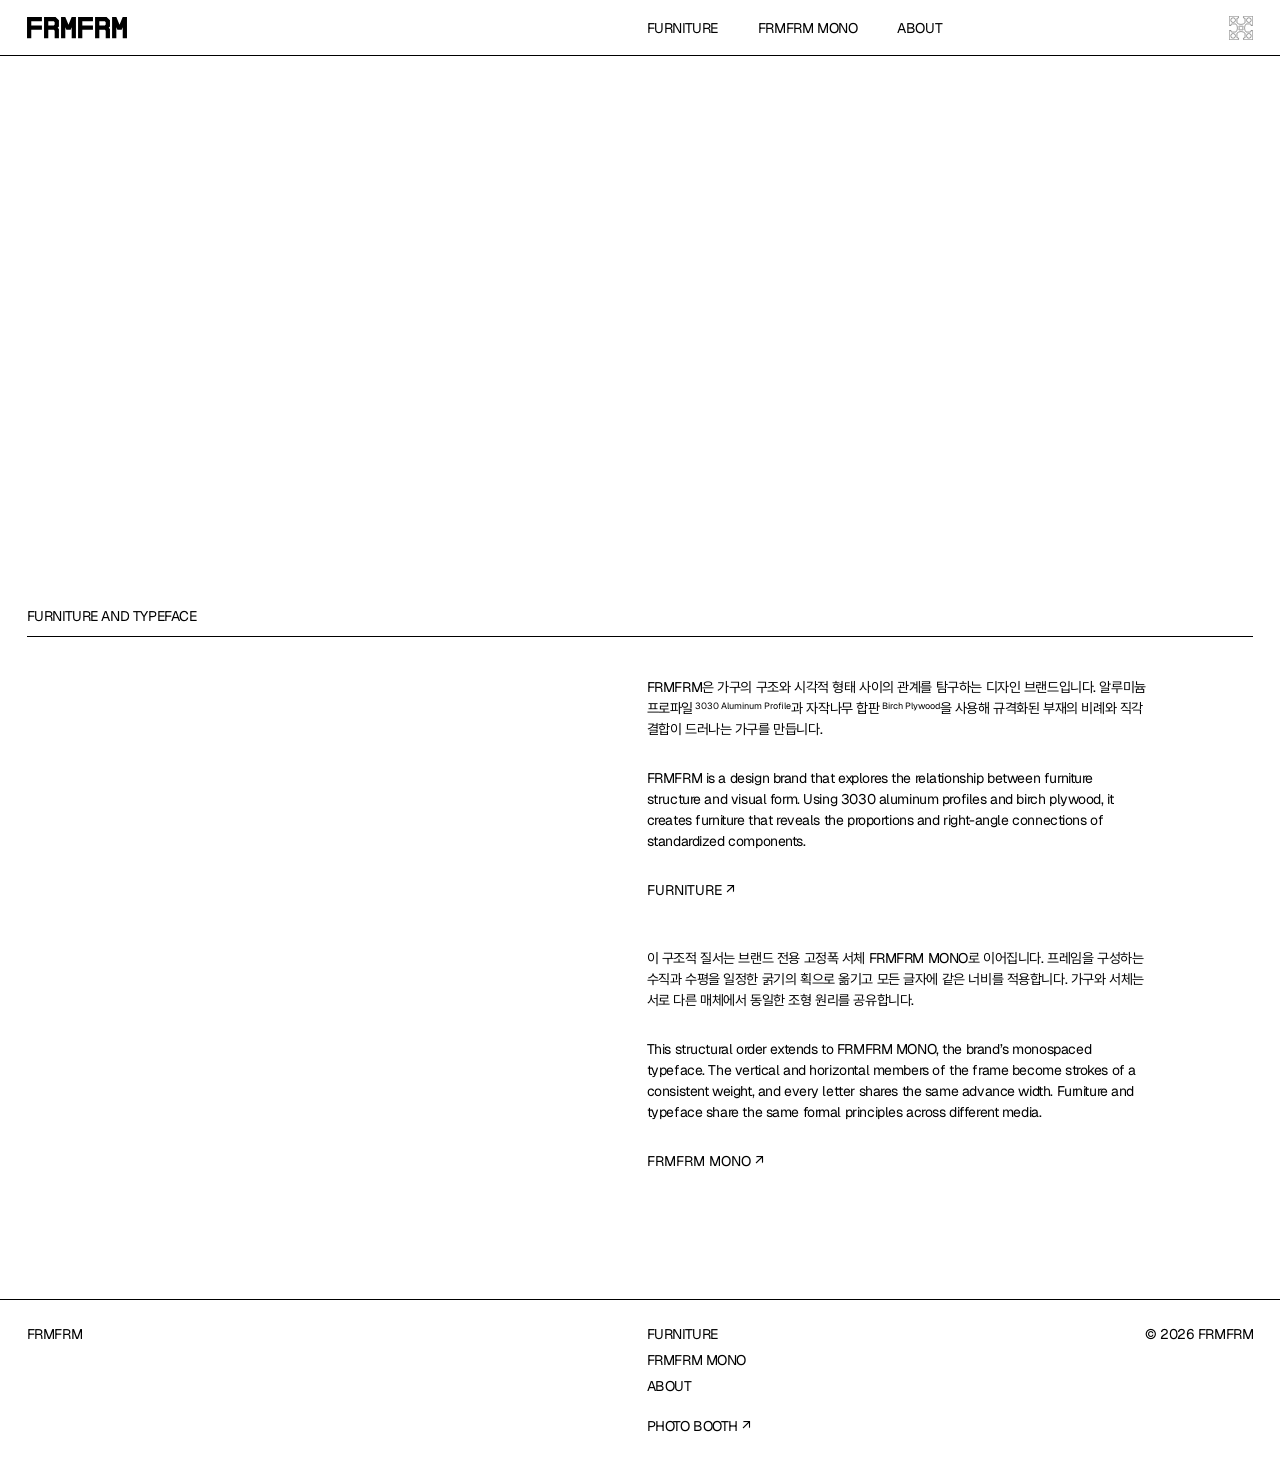
<file: index.html>
<!DOCTYPE html>
<html lang="en">

<head>
    <meta charset="UTF-8">
    <meta name="viewport" content="width=device-width, initial-scale=1.0">

    <!-- FRMFRM Styles -->
    <link rel="stylesheet" href="css/style.css">

    <title>FRMFRM</title>
</head>

<body class="page-home">

    <!-- ==================================================
       HEADER
       ================================================== -->
    <header class="site-header">

        <!-- Logo -->
        <a href="./index.html" class="site-logo" aria-label="FRMFRM Home">
            <svg class="site-logo-mark" aria-hidden="true" focusable="false" xmlns="http://www.w3.org/2000/svg" viewBox="0 0 470 100">
  <g>
    <g>
      <polygon points="70 20 70 0 0 0 0 100 20 100 20 60 70 60 70 40 20 40 20 20 70 20"/>
      <polygon points="210 0 195 36 180 0 160 0 160 100 180 100 180 48 185 60 205 60 210 48 210 100 230 100 230 0 210 0"/>
      <path d="M150,15.86l-15.86-15.86h-54.14v100h20v-40h25.86l4.14,4.14v35.86h20v-44.14l-5.86-5.86,5.86-5.86V15.86ZM100,20h25.86l4.14,4.14v11.71l-4.14,4.14h-25.86v-20Z"/>
      <polygon points="310 20 310 0 240 0 240 100 260 100 260 60 310 60 310 40 260 40 260 20 310 20"/>
      <polygon points="450 0 435 36 420 0 400 0 400 100 420 100 420 48 425 60 445 60 450 48 450 100 470 100 470 0 450 0"/>
      <path d="M390,15.86l-15.86-15.86h-54.14v100h20v-40h25.86l4.14,4.14v35.86h20v-44.14l-5.86-5.86,5.86-5.86V15.86ZM340,20h25.86l4.14,4.14v11.71l-4.14,4.14h-25.86v-20Z"/>
    </g>
  </g>
</svg>
        </a>

        <!-- Navigation -->
        <nav class="site-nav" id="main-navigation" aria-label="Main navigation">
            <a href="./furniture.html">FURNITURE</a>
            <a href="./typeface.html">FRMFRM MONO</a>
            <a href="./about.html">ABOUT</a>
        </nav>

        <button class="header-profile" type="button" aria-pressed="false" aria-label="프로파일 단면 채우기 전환"><svg viewBox="0 0 61 61" aria-hidden="true" focusable="false"><path fill-rule="evenodd" d="M59.9,36.8h-3.8c-.33,0-.6.27-.6.6v2.8c0,.33-.27.6-.6.6h-11.04c-.17,0-.33-.07-.44-.2-2.4-2.63-3.78-6.03-3.91-9.6l-.51-.51.51-.51c.12-3.56,1.51-6.96,3.91-9.6.11-.12.27-.2.44-.2h11.04c.33,0,.6.27.6.6v2.8c0,.33.27.6.6.6h3.8c.33,0,.6-.27.6-.6V2.5c0-1.1-.9-2-2-2h-21.1c-.33,0-.6.27-.6.6v3.8c0,.33.27.6.6.6h2.8c.33,0,.6.27.6.6v11.04c0,.17-.07.33-.2.44-2.63,2.4-6.03,3.78-9.6,3.91l-.51.51-.51-.51c-3.56-.12-6.96-1.51-9.6-3.91-.12-.11-.2-.27-.2-.44V6.1c0-.33.27-.6.6-.6h2.8c.33,0,.6-.27.6-.6V1.1c0-.33-.27-.6-.6-.6H2.5C1.4.5.5,1.4.5,2.5v21.1c0,.33.27.6.6.6h3.8c.33,0,.6-.27.6-.6v-2.8c0-.33.27-.6.6-.6h11.04c.17,0,.33.07.44.2,2.4,2.63,3.78,6.03,3.91,9.6l.51.51-.51.51c-.12,3.56-1.51,6.96-3.91,9.6-.11.12-.27.2-.44.2H6.1c-.33,0-.6-.27-.6-.6v-2.8c0-.33-.27-.6-.6-.6H1.1c-.33,0-.6.27-.6.6v21.1c0,1.1.9,2,2,2h21.1c.33,0,.6-.27.6-.6v-3.8c0-.33-.27-.6-.6-.6h-2.8c-.33,0-.6-.27-.6-.6v-11.04c0-.17.07-.33.2-.44,2.63-2.4,6.03-3.78,9.6-3.91l.51-.51.51.51c3.56.12,6.96,1.51,9.6,3.91.12.11.2.27.2.44v11.04c0,.33-.27.6-.6.6h-2.8c-.33,0-.6.27-.6.6v3.8c0,.33.27.6.6.6h21.1c1.1,0,2-.9,2-2v-21.1c0-.33-.27-.6-.6-.6Z M28.12,34.9c1.48.8,3.27.8,4.76,0,.23-.13.52-.08.71.1l.73.73c.23.23.61.23.85,0l.57-.57c.23-.23.23-.61,0-.85l-.73-.73c-.19-.19-.23-.48-.1-.71.8-1.48.8-3.27,0-4.76-.13-.23-.08-.52.1-.71l.73-.73c.23-.23.23-.61,0-.85l-.57-.57c-.23-.23-.61-.23-.85,0l-.73.73c-.19.19-.48.23-.71.1-1.48-.8-3.27-.8-4.76,0-.23.13-.52.08-.71-.1l-.73-.73c-.23-.23-.61-.23-.85,0l-.57.57c-.23.23-.23.61,0,.85l.73.73c.19.19.23.48.1.71-.8,1.48-.8,3.27,0,4.76.13.23.08.52-.1.71l-.73.73c-.23.23-.23.61,0,.85l.57.57c.23.23.61.23.85,0l.73-.73c.19-.19.48-.23.71-.1Z M4.5,50.5a6.0,6.0 0 1,0 12.0,0a6.0,6.0 0 1,0 -12.0,0Z M44.5,10.5a6.0,6.0 0 1,0 12.0,0a6.0,6.0 0 1,0 -12.0,0Z M4.5,10.5a6.0,6.0 0 1,0 12.0,0a6.0,6.0 0 1,0 -12.0,0Z M44.5,50.5a6.0,6.0 0 1,0 12.0,0a6.0,6.0 0 1,0 -12.0,0Z"/></svg></button>

    </header>


    <!-- ==================================================
       HOME
       ================================================== -->
    <main class="home-foundation">
        <section class="home-foundation-hero" aria-labelledby="home-brand-name">
            <h1 class="home-foundation-logo" id="home-brand-name" aria-label="FRMFRM">
                <svg class="home-logo-assembly home-logo-desktop" viewBox="-12 -20 494 140" aria-hidden="true" focusable="false" xmlns="http://www.w3.org/2000/svg">
                    <g data-home-letter><polygon points="70 20 70 0 0 0 0 100 20 100 20 60 70 60 70 40 20 40 20 20 70 20" />
      </g>
                    <g data-home-letter><path d="M150,15.86l-15.86-15.86h-54.14v100h20v-40h25.86l4.14,4.14v35.86h20v-44.14l-5.86-5.86,5.86-5.86V15.86ZM100,20h25.86l4.14,4.14v11.71l-4.14,4.14h-25.86v-20Z" />
      </g>
                    <g data-home-letter><polygon points="210 0 195 36 180 0 160 0 160 100 180 100 180 48 185 60 205 60 210 48 210 100 230 100 230 0 210 0" />
      </g>
                    <g data-home-letter><polygon points="310 20 310 0 240 0 240 100 260 100 260 60 310 60 310 40 260 40 260 20 310 20" />
      </g>
                    <g data-home-letter><path d="M390,15.86l-15.86-15.86h-54.14v100h20v-40h25.86l4.14,4.14v35.86h20v-44.14l-5.86-5.86,5.86-5.86V15.86ZM340,20h25.86l4.14,4.14v11.71l-4.14,4.14h-25.86v-20Z" />
    </g>
                    <g data-home-letter><polygon points="450 0 435 36 420 0 400 0 400 100 420 100 420 48 425 60 445 60 450 48 450 100 470 100 470 0 450 0" />
      </g>
                </svg>
                <svg class="home-logo-assembly home-logo-mobile" viewBox="-12 -16 254 242" aria-hidden="true" focusable="false" xmlns="http://www.w3.org/2000/svg">
                    <g data-home-letter><polygon points="70 20 70 0 0 0 0 100 20 100 20 60 70 60 70 40 20 40 20 20 70 20" />
      </g>
                    <g data-home-letter><path d="M150,15.86l-15.86-15.86h-54.14v100h20v-40h25.86l4.14,4.14v35.86h20v-44.14l-5.86-5.86,5.86-5.86V15.86ZM100,20h25.86l4.14,4.14v11.71l-4.14,4.14h-25.86v-20Z" />
      </g>
                    <g data-home-letter><polygon points="195 37.5 180 0 160 0 160 100 180 100 180 46.15 186 60 204 60 210 46.15 210 100 230 100 230 0 210 0 195 37.5" />
      </g>
                    <g data-home-letter><polygon points="70 130 70 110 0 110 0 210 20 210 20 170 70 170 70 150 20 150 20 130 70 130" />
      </g>
                    <g data-home-letter><path d="M150,125.86l-15.86-15.86h-54.14v100h20v-40h25.86l4.14,4.14v35.86h20v-44.14l-5.86-5.86,5.86-5.86v-28.29ZM100,130h25.86l4.14,4.14v11.71l-4.14,4.14h-25.86v-20Z" />
    </g>
                    <g data-home-letter><polygon points="195 147.5 180 110 160 110 160 210 180 210 180 156.15 186 170 204 170 210 156.15 210 210 230 210 230 110 210 110 195 147.5" />
      </g>
                </svg>
            </h1>
        </section>

        <section class="home-foundation-story" aria-labelledby="home-foundation-heading">
            <h2 class="section-label" id="home-foundation-heading">FURNITURE AND TYPEFACE</h2>
            <div class="home-foundation-copy">
                <div class="home-foundation-paragraph">
                    <p lang="ko" class="text-ko">FRMFRM은 가구의 구조와 시각적 형태 사이의 관계를 탐구하는 디자인 브랜드입니다. 알루미늄 프로파일<sup lang="en">3030 Aluminum Profile</sup>과 자작나무 합판<sup lang="en">Birch Plywood</sup>을 사용해 규격화된 부재의 비례와 직각 결합이 드러나는 가구를 만듭니다.</p>
                    <p lang="en" class="text-en">FRMFRM is a design brand that explores the relationship between furniture structure and visual form. Using 3030 aluminum profiles and birch plywood, it creates furniture that reveals the proportions and right-angle connections of standardized components.</p>
                    <a class="home-foundation-link" href="./furniture.html">FURNITURE ↗</a>
                </div>
                <div class="home-foundation-paragraph">
                    <p lang="ko" class="text-ko">이 구조적 질서는 브랜드 전용 고정폭 서체 FRMFRM MONO로 이어집니다. 프레임을 구성하는 수직과 수평을 일정한 굵기의 획으로 옮기고 모든 글자에 같은 너비를 적용합니다. 가구와 서체는 서로 다른 매체에서 동일한 조형 원리를 공유합니다.</p>
                    <p lang="en" class="text-en">This structural order extends to FRMFRM MONO, the brand’s monospaced typeface. The vertical and horizontal members of the frame become strokes of a consistent weight, and every letter shares the same advance width. Furniture and typeface share the same formal principles across different media.</p>
                    <a class="home-foundation-link" href="./typeface.html">FRMFRM MONO ↗</a>
                </div>
            </div>
        </section>
    </main>


    <!-- ==================================================
       FOOTER
       ================================================== -->
    <footer class="site-footer">

        <a href="./index.html" class="footer-logo">
            FRMFRM
        </a>

        <nav class="footer-nav" aria-label="Footer navigation">
            <a href="./furniture.html">FURNITURE</a>
            <a href="./typeface.html">FRMFRM MONO</a>
            <a href="./about.html">ABOUT</a>
            <button type="button" class="footer-photo-booth" aria-haspopup="dialog" aria-controls="profile-camera">PHOTO BOOTH ↗</button>
        </nav>

        <p class="footer-copyright">
            © 2026 FRMFRM
        </p>

    </footer>


    <!-- Global interaction -->
    <script src="./js/profile-camera.js?v=15"></script>
    <script src="./js/main.js?v=photo-booth-10"></script>


    <script src="./js/home-logo.js?v=idle-replay-25"></script>

    <script type="module" src="./js/about-logo-inspector.js?v=intro-replay-clear-10"></script>

</body>

</html>
</file>
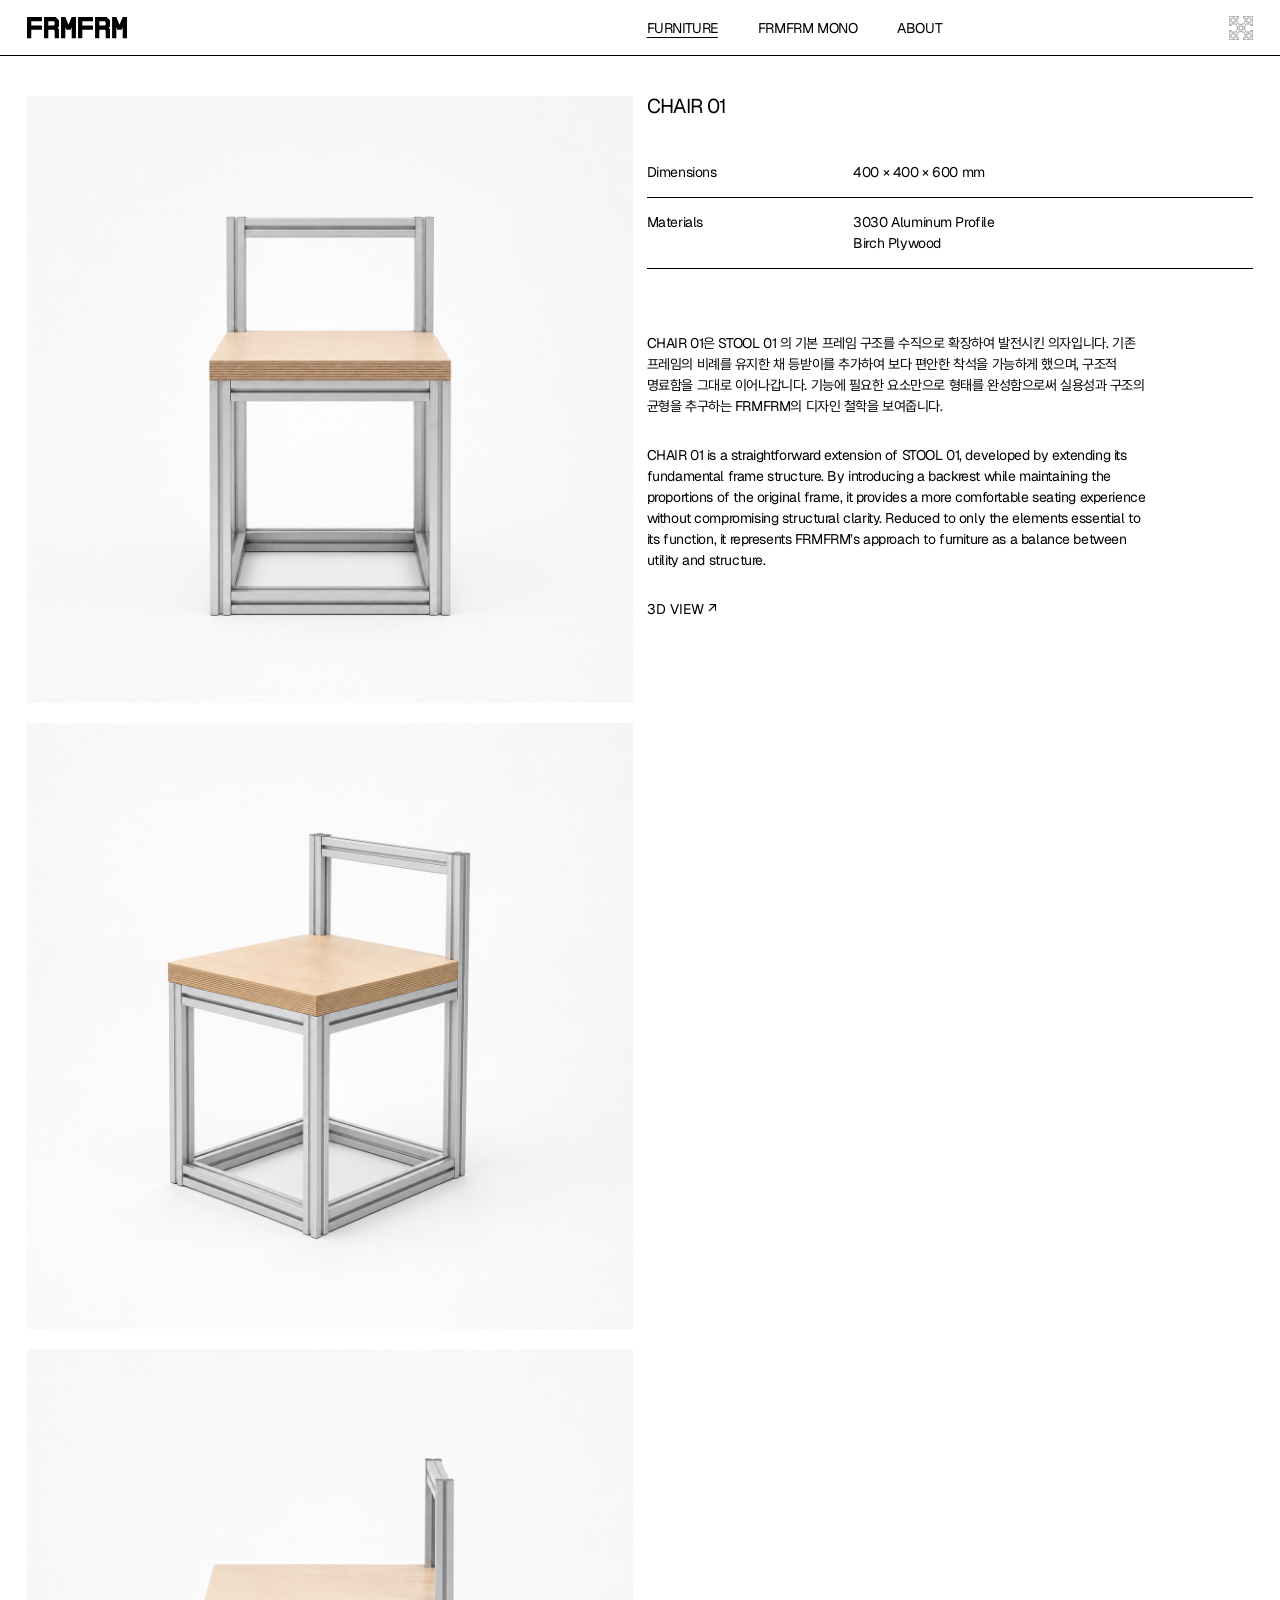
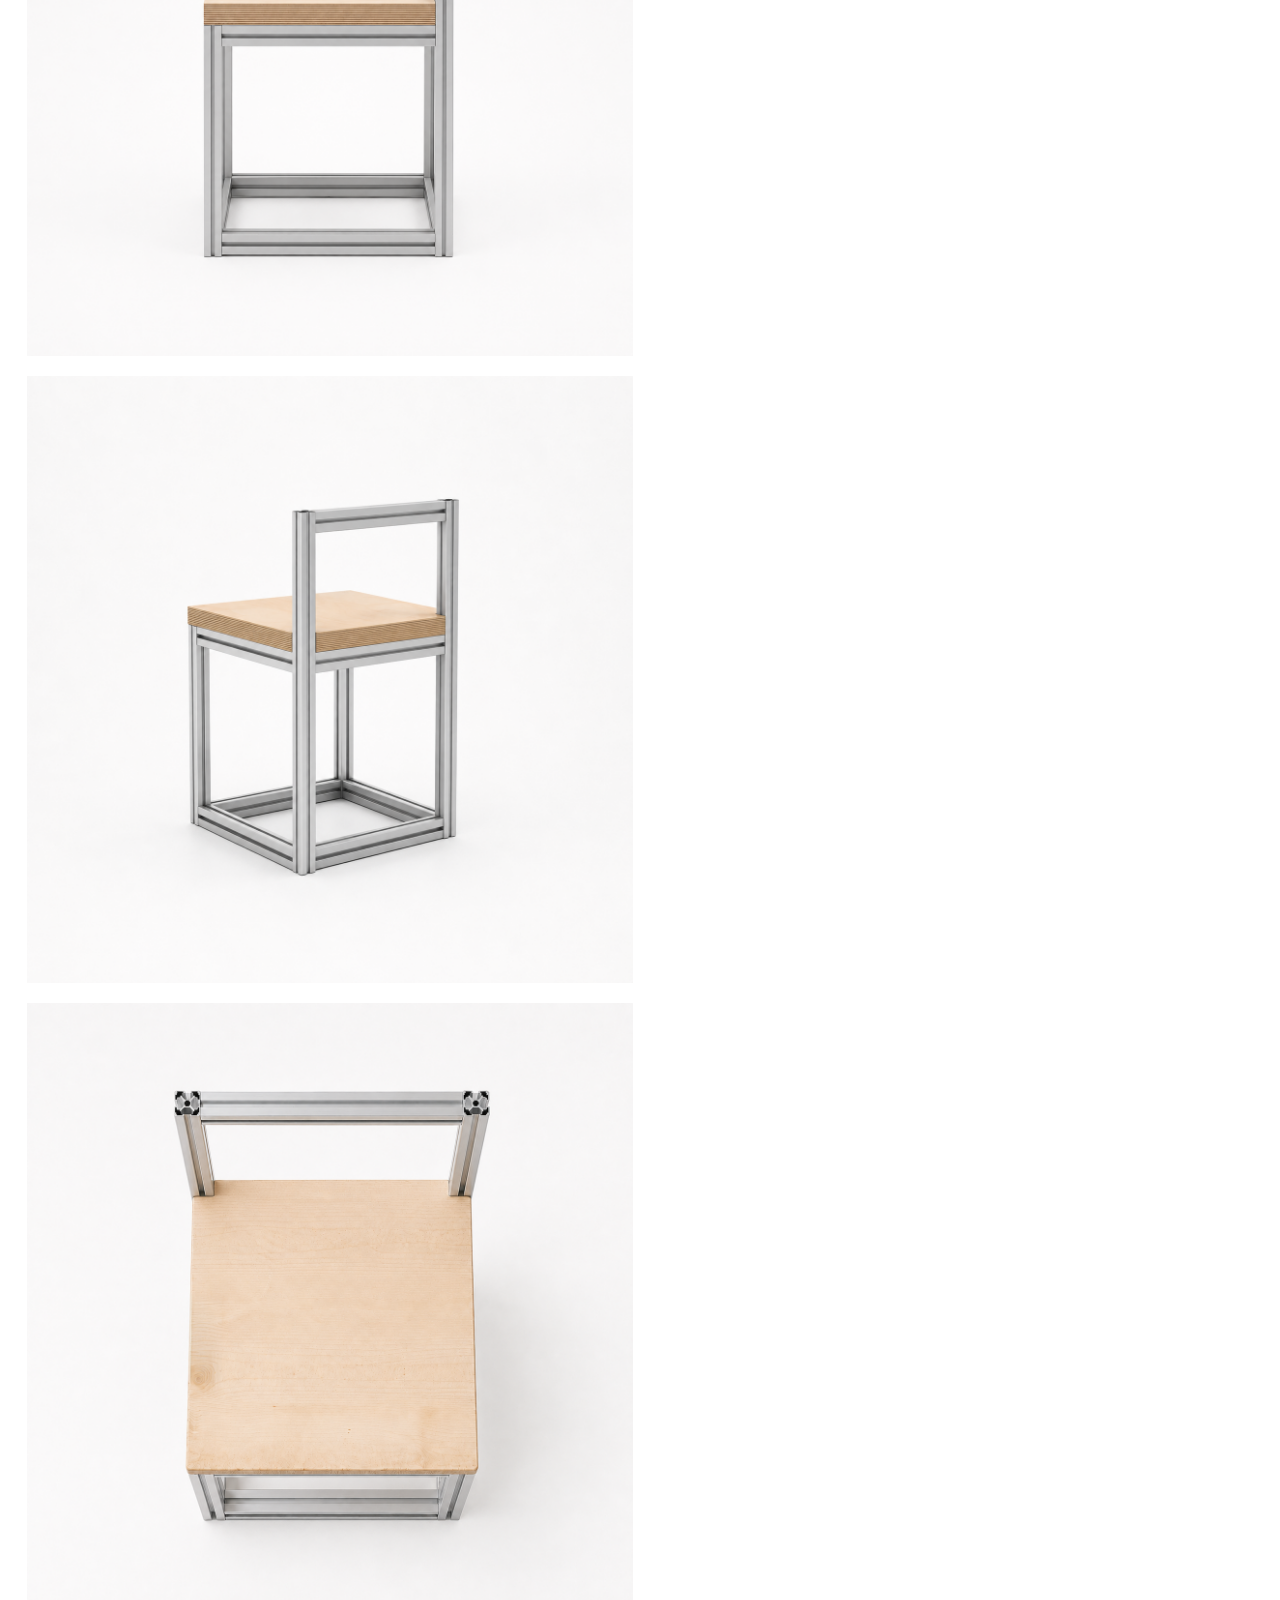
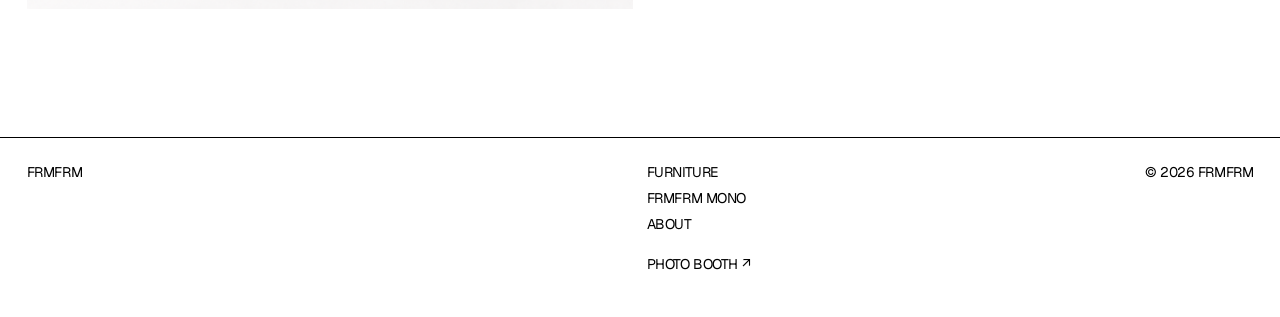
<file: chair-01.html>
<!DOCTYPE html>
<html lang="en">

<head>
    <meta charset="UTF-8">
    <meta name="viewport" content="width=device-width, initial-scale=1.0">

    <!-- FRMFRM Styles -->
    <link rel="stylesheet" href="css/style.css">

    <title>FRMFRM</title>
</head>

<body class="page-product page-chair">

    <!-- ==================================================
       HEADER
       ================================================== -->
    <header class="site-header">

        <a href="./index.html" class="site-logo" aria-label="FRMFRM Home">
            <svg class="site-logo-mark" aria-hidden="true" focusable="false" xmlns="http://www.w3.org/2000/svg" viewBox="0 0 470 100">
  <g>
    <g>
      <polygon points="70 20 70 0 0 0 0 100 20 100 20 60 70 60 70 40 20 40 20 20 70 20"/>
      <polygon points="210 0 195 36 180 0 160 0 160 100 180 100 180 48 185 60 205 60 210 48 210 100 230 100 230 0 210 0"/>
      <path d="M150,15.86l-15.86-15.86h-54.14v100h20v-40h25.86l4.14,4.14v35.86h20v-44.14l-5.86-5.86,5.86-5.86V15.86ZM100,20h25.86l4.14,4.14v11.71l-4.14,4.14h-25.86v-20Z"/>
      <polygon points="310 20 310 0 240 0 240 100 260 100 260 60 310 60 310 40 260 40 260 20 310 20"/>
      <polygon points="450 0 435 36 420 0 400 0 400 100 420 100 420 48 425 60 445 60 450 48 450 100 470 100 470 0 450 0"/>
      <path d="M390,15.86l-15.86-15.86h-54.14v100h20v-40h25.86l4.14,4.14v35.86h20v-44.14l-5.86-5.86,5.86-5.86V15.86ZM340,20h25.86l4.14,4.14v11.71l-4.14,4.14h-25.86v-20Z"/>
    </g>
  </g>
</svg>
        </a>

        <nav class="site-nav" id="main-navigation" aria-label="Main navigation">
            <a href="./furniture.html" aria-current="page">
                FURNITURE
            </a>

            <a href="./typeface.html">
                FRMFRM MONO
            </a>

            <a href="./about.html">
                ABOUT
            </a>
        </nav>

        <button class="header-profile" type="button" aria-pressed="false" aria-label="프로파일 단면 채우기 전환"><svg viewBox="0 0 61 61" aria-hidden="true" focusable="false"><path fill-rule="evenodd" d="M59.9,36.8h-3.8c-.33,0-.6.27-.6.6v2.8c0,.33-.27.6-.6.6h-11.04c-.17,0-.33-.07-.44-.2-2.4-2.63-3.78-6.03-3.91-9.6l-.51-.51.51-.51c.12-3.56,1.51-6.96,3.91-9.6.11-.12.27-.2.44-.2h11.04c.33,0,.6.27.6.6v2.8c0,.33.27.6.6.6h3.8c.33,0,.6-.27.6-.6V2.5c0-1.1-.9-2-2-2h-21.1c-.33,0-.6.27-.6.6v3.8c0,.33.27.6.6.6h2.8c.33,0,.6.27.6.6v11.04c0,.17-.07.33-.2.44-2.63,2.4-6.03,3.78-9.6,3.91l-.51.51-.51-.51c-3.56-.12-6.96-1.51-9.6-3.91-.12-.11-.2-.27-.2-.44V6.1c0-.33.27-.6.6-.6h2.8c.33,0,.6-.27.6-.6V1.1c0-.33-.27-.6-.6-.6H2.5C1.4.5.5,1.4.5,2.5v21.1c0,.33.27.6.6.6h3.8c.33,0,.6-.27.6-.6v-2.8c0-.33.27-.6.6-.6h11.04c.17,0,.33.07.44.2,2.4,2.63,3.78,6.03,3.91,9.6l.51.51-.51.51c-.12,3.56-1.51,6.96-3.91,9.6-.11.12-.27.2-.44.2H6.1c-.33,0-.6-.27-.6-.6v-2.8c0-.33-.27-.6-.6-.6H1.1c-.33,0-.6.27-.6.6v21.1c0,1.1.9,2,2,2h21.1c.33,0,.6-.27.6-.6v-3.8c0-.33-.27-.6-.6-.6h-2.8c-.33,0-.6-.27-.6-.6v-11.04c0-.17.07-.33.2-.44,2.63-2.4,6.03-3.78,9.6-3.91l.51-.51.51.51c3.56.12,6.96,1.51,9.6,3.91.12.11.2.27.2.44v11.04c0,.33-.27.6-.6.6h-2.8c-.33,0-.6.27-.6.6v3.8c0,.33.27.6.6.6h21.1c1.1,0,2-.9,2-2v-21.1c0-.33-.27-.6-.6-.6Z M28.12,34.9c1.48.8,3.27.8,4.76,0,.23-.13.52-.08.71.1l.73.73c.23.23.61.23.85,0l.57-.57c.23-.23.23-.61,0-.85l-.73-.73c-.19-.19-.23-.48-.1-.71.8-1.48.8-3.27,0-4.76-.13-.23-.08-.52.1-.71l.73-.73c.23-.23.23-.61,0-.85l-.57-.57c-.23-.23-.61-.23-.85,0l-.73.73c-.19.19-.48.23-.71.1-1.48-.8-3.27-.8-4.76,0-.23.13-.52.08-.71-.1l-.73-.73c-.23-.23-.61-.23-.85,0l-.57.57c-.23.23-.23.61,0,.85l.73.73c.19.19.23.48.1.71-.8,1.48-.8,3.27,0,4.76.13.23.08.52-.1.71l-.73.73c-.23.23-.23.61,0,.85l.57.57c.23.23.61.23.85,0l.73-.73c.19-.19.48-.23.71-.1Z M4.5,50.5a6.0,6.0 0 1,0 12.0,0a6.0,6.0 0 1,0 -12.0,0Z M44.5,10.5a6.0,6.0 0 1,0 12.0,0a6.0,6.0 0 1,0 -12.0,0Z M4.5,10.5a6.0,6.0 0 1,0 12.0,0a6.0,6.0 0 1,0 -12.0,0Z M44.5,50.5a6.0,6.0 0 1,0 12.0,0a6.0,6.0 0 1,0 -12.0,0Z"/></svg></button>

    </header>


    <!-- ==================================================
       PRODUCT DETAIL
       ================================================== -->
    <main class="product-detail">

        <!-- LEFT : IMAGE RAIL -->
        <div class="product-gallery">
            <div class="product-gallery-track" id="product-gallery-track">

            <figure class="product-gallery-item">
                <img src="./assets/img/chair-01/00.png" alt="CHAIR 01 front view">
            </figure>



            <figure class="product-gallery-item">
                <img src="./assets/img/chair-01/01.png" alt="CHAIR 01 perspective view" loading="lazy">
            </figure>

            <figure class="product-gallery-item">
                <img src="./assets/img/chair-01/02.png" alt="CHAIR 01 side view" loading="lazy">
            </figure>

            <figure class="product-gallery-item">
                <img src="./assets/img/chair-01/03.png" alt="CHAIR 01 rear perspective view" loading="lazy">
            </figure>

            <figure class="product-gallery-item">
                <img src="./assets/img/chair-01/04.png" alt="CHAIR 01 top view" loading="lazy">
            </figure>

            </div>
            <div class="product-gallery-thumbnails" role="group" aria-label="가구 이미지 선택"></div>
        </div>


        <!-- RIGHT : STICKY INFORMATION -->
        <aside class="product-info">

            <div class="product-info-sticky">

                <div class="product-summary cross-target">

                    <h1 class="product-title">
                        CHAIR 01
                    </h1>

                    <dl class="product-specs">

                        <div class="product-spec-group">
                            <dt>Dimensions</dt>

                            <!--
                현재 Figma에서 사용한 값.
                최종 제작 치수 확정 후 수정 가능.
              -->
                            <dd>400 × 400 × 600 mm</dd>
                        </div>

                        <div class="product-spec-group">
                            <dt>Materials</dt>
                            <dd>
                                3030 Aluminum Profile<br>
                                Birch Plywood
                            </dd>
                        </div>

                    </dl>

                </div>


                <div class="product-description cross-target">

                    <p lang="ko" class="text-ko">
                        CHAIR 01은 STOOL 01 의 기본 프레임 구조를 수직으로 확장하여 발전시킨 의자입니다. 기존 프레임의 비례를 유지한 채 등받이를 추가하여 보다 편안한 착석을 가능하게 했으며, 구조적 명료함을 그대로 이어나갑니다. 기능에 필요한 요소만으로 형태를 완성함으로써 실용성과 구조의 균형을 추구하는 FRMFRM의 디자인 철학을 보여줍니다.
                    </p>

                    <p lang="en" class="text-en">
                        CHAIR 01 is a straightforward extension of STOOL 01, developed by extending its fundamental frame structure. By introducing a backrest while maintaining the proportions of the original frame, it provides a more comfortable seating experience without compromising structural clarity. Reduced to only the elements essential to its function, it represents FRMFRM’s approach to furniture as a balance between utility and structure.
                    </p>

                    <button type="button" class="home-foundation-link product-viewer-open" aria-haspopup="dialog" aria-controls="product-viewer-dialog">3D VIEW ↗</button>

                </div>

            </div>

        </aside>

    </main>

    <dialog class="product-viewer-dialog" id="product-viewer-dialog" aria-labelledby="product-viewer-title">
        <div class="product-viewer-dialog-header">
            <h2 id="product-viewer-title">CHAIR 01 / 3D VIEW</h2>
            <button type="button" class="product-viewer-close" aria-label="3D 뷰 닫기">CLOSE ×</button>
        </div>
        <div class="product-viewer-body">
            <div class="product-viewer-stage" data-furniture-model="./assets/models/chair-01.glb" role="group" aria-label="CHAIR 01 3D 뷰">
            </div>
            <p class="product-viewer-status" role="status" hidden></p>
        </div>
    </dialog>



    <!-- ==================================================
       FOOTER
       ================================================== -->
    <footer class="site-footer">

        <a href="./index.html" class="footer-logo">
            FRMFRM
        </a>

        <nav class="footer-nav" aria-label="Footer navigation">
            <a href="./furniture.html">FURNITURE</a>
            <a href="./typeface.html">FRMFRM MONO</a>
            <a href="./about.html">ABOUT</a>
            <button type="button" class="footer-photo-booth" aria-haspopup="dialog" aria-controls="profile-camera">PHOTO BOOTH ↗</button>
        </nav>

        <p class="footer-copyright">
            © 2026 FRMFRM
        </p>

    </footer>


    <script src="./js/profile-camera.js?v=15"></script>
    <script src="./js/main.js?v=photo-booth-10"></script>

    <script type="importmap">
    {"imports":{"three":"https://cdn.jsdelivr.net/npm/three@0.180.0/build/three.module.js","three/addons/":"https://cdn.jsdelivr.net/npm/three@0.180.0/examples/jsm/"}}
    </script>
    <script src="./js/furniture-viewer.js?v=07"></script>
    <script src="./js/product-gallery.js?v=01"></script>

</body>

</html>
</file>
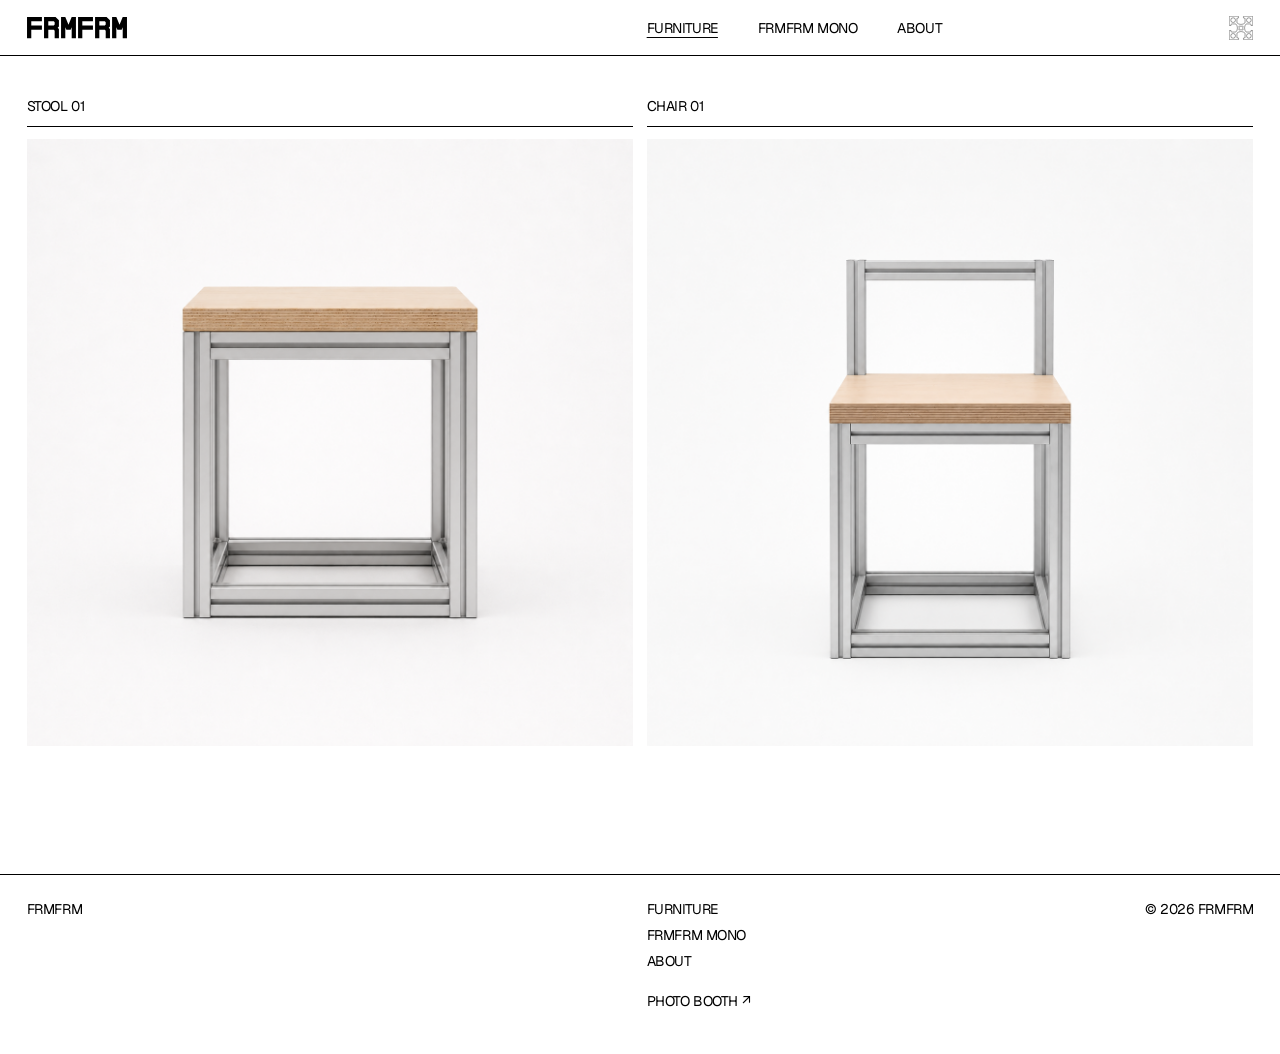
<file: furniture.html>
<!DOCTYPE html>
<html lang="en">

<head>
    <meta charset="UTF-8">
    <meta name="viewport" content="width=device-width, initial-scale=1.0">

    <!-- FRMFRM Styles -->
    <link rel="stylesheet" href="css/style.css">

    <title>FRMFRM</title>
</head>

<body class="page-furniture">

    <!-- ==================================================
       HEADER
       ================================================== -->
    <header class="site-header">

        <a href="./index.html" class="site-logo" aria-label="FRMFRM Home">
            <svg class="site-logo-mark" aria-hidden="true" focusable="false" xmlns="http://www.w3.org/2000/svg" viewBox="0 0 470 100">
  <g>
    <g>
      <polygon points="70 20 70 0 0 0 0 100 20 100 20 60 70 60 70 40 20 40 20 20 70 20"/>
      <polygon points="210 0 195 36 180 0 160 0 160 100 180 100 180 48 185 60 205 60 210 48 210 100 230 100 230 0 210 0"/>
      <path d="M150,15.86l-15.86-15.86h-54.14v100h20v-40h25.86l4.14,4.14v35.86h20v-44.14l-5.86-5.86,5.86-5.86V15.86ZM100,20h25.86l4.14,4.14v11.71l-4.14,4.14h-25.86v-20Z"/>
      <polygon points="310 20 310 0 240 0 240 100 260 100 260 60 310 60 310 40 260 40 260 20 310 20"/>
      <polygon points="450 0 435 36 420 0 400 0 400 100 420 100 420 48 425 60 445 60 450 48 450 100 470 100 470 0 450 0"/>
      <path d="M390,15.86l-15.86-15.86h-54.14v100h20v-40h25.86l4.14,4.14v35.86h20v-44.14l-5.86-5.86,5.86-5.86V15.86ZM340,20h25.86l4.14,4.14v11.71l-4.14,4.14h-25.86v-20Z"/>
    </g>
  </g>
</svg>
        </a>

        <nav class="site-nav" id="main-navigation" aria-label="Main navigation">
            <a href="./furniture.html" aria-current="page">
                FURNITURE
            </a>

            <a href="./typeface.html">
                FRMFRM MONO
            </a>

            <a href="./about.html">
                ABOUT
            </a>
        </nav>

        <button class="header-profile" type="button" aria-pressed="false" aria-label="프로파일 단면 채우기 전환"><svg viewBox="0 0 61 61" aria-hidden="true" focusable="false"><path fill-rule="evenodd" d="M59.9,36.8h-3.8c-.33,0-.6.27-.6.6v2.8c0,.33-.27.6-.6.6h-11.04c-.17,0-.33-.07-.44-.2-2.4-2.63-3.78-6.03-3.91-9.6l-.51-.51.51-.51c.12-3.56,1.51-6.96,3.91-9.6.11-.12.27-.2.44-.2h11.04c.33,0,.6.27.6.6v2.8c0,.33.27.6.6.6h3.8c.33,0,.6-.27.6-.6V2.5c0-1.1-.9-2-2-2h-21.1c-.33,0-.6.27-.6.6v3.8c0,.33.27.6.6.6h2.8c.33,0,.6.27.6.6v11.04c0,.17-.07.33-.2.44-2.63,2.4-6.03,3.78-9.6,3.91l-.51.51-.51-.51c-3.56-.12-6.96-1.51-9.6-3.91-.12-.11-.2-.27-.2-.44V6.1c0-.33.27-.6.6-.6h2.8c.33,0,.6-.27.6-.6V1.1c0-.33-.27-.6-.6-.6H2.5C1.4.5.5,1.4.5,2.5v21.1c0,.33.27.6.6.6h3.8c.33,0,.6-.27.6-.6v-2.8c0-.33.27-.6.6-.6h11.04c.17,0,.33.07.44.2,2.4,2.63,3.78,6.03,3.91,9.6l.51.51-.51.51c-.12,3.56-1.51,6.96-3.91,9.6-.11.12-.27.2-.44.2H6.1c-.33,0-.6-.27-.6-.6v-2.8c0-.33-.27-.6-.6-.6H1.1c-.33,0-.6.27-.6.6v21.1c0,1.1.9,2,2,2h21.1c.33,0,.6-.27.6-.6v-3.8c0-.33-.27-.6-.6-.6h-2.8c-.33,0-.6-.27-.6-.6v-11.04c0-.17.07-.33.2-.44,2.63-2.4,6.03-3.78,9.6-3.91l.51-.51.51.51c3.56.12,6.96,1.51,9.6,3.91.12.11.2.27.2.44v11.04c0,.33-.27.6-.6.6h-2.8c-.33,0-.6.27-.6.6v3.8c0,.33.27.6.6.6h21.1c1.1,0,2-.9,2-2v-21.1c0-.33-.27-.6-.6-.6Z M28.12,34.9c1.48.8,3.27.8,4.76,0,.23-.13.52-.08.71.1l.73.73c.23.23.61.23.85,0l.57-.57c.23-.23.23-.61,0-.85l-.73-.73c-.19-.19-.23-.48-.1-.71.8-1.48.8-3.27,0-4.76-.13-.23-.08-.52.1-.71l.73-.73c.23-.23.23-.61,0-.85l-.57-.57c-.23-.23-.61-.23-.85,0l-.73.73c-.19.19-.48.23-.71.1-1.48-.8-3.27-.8-4.76,0-.23.13-.52.08-.71-.1l-.73-.73c-.23-.23-.61-.23-.85,0l-.57.57c-.23.23-.23.61,0,.85l.73.73c.19.19.23.48.1.71-.8,1.48-.8,3.27,0,4.76.13.23.08.52-.1.71l-.73.73c-.23.23-.23.61,0,.85l.57.57c.23.23.61.23.85,0l.73-.73c.19-.19.48-.23.71-.1Z M4.5,50.5a6.0,6.0 0 1,0 12.0,0a6.0,6.0 0 1,0 -12.0,0Z M44.5,10.5a6.0,6.0 0 1,0 12.0,0a6.0,6.0 0 1,0 -12.0,0Z M4.5,10.5a6.0,6.0 0 1,0 12.0,0a6.0,6.0 0 1,0 -12.0,0Z M44.5,50.5a6.0,6.0 0 1,0 12.0,0a6.0,6.0 0 1,0 -12.0,0Z"/></svg></button>

    </header>


    <!-- ==================================================
       FURNITURE
       ================================================== -->
    <main class="furniture-main">

        <div class="product-grid">

            <!-- STOOL 01 -->
            <article class="product-card">

                <div class="product-card-info">
                    <a href="./stool-01.html" class="product-card-title">
                        STOOL 01
                    </a>
                </div>

                <a href="./stool-01.html" class="product-image-link" aria-label="View STOOL 01">
                    <div class="product-image">
                        <img src="./assets/img/stool-01/00.png" alt="FRMFRM STOOL 01">
                        <img class="product-image-top" src="./assets/img/stool-01/02.png" alt="" aria-hidden="true">
                    </div>
                </a>



            </article>


            <!-- CHAIR 01 -->
            <article class="product-card">

                <div class="product-card-info">
                    <a href="./chair-01.html" class="product-card-title">
                        CHAIR 01
                    </a>
                </div>

                <a href="./chair-01.html" class="product-image-link" aria-label="View CHAIR 01">
                    <div class="product-image">
                        <img src="./assets/img/chair-01/00.png" alt="FRMFRM CHAIR 01">
                        <img class="product-image-top" src="./assets/img/chair-01/04.png" alt="" aria-hidden="true">
                    </div>
                </a>



            </article>

        </div>

    </main>


    <!-- ==================================================
       FOOTER
       ================================================== -->
    <footer class="site-footer">

        <a href="./index.html" class="footer-logo">
            FRMFRM
        </a>

        <nav class="footer-nav" aria-label="Footer navigation">
            <a href="./furniture.html">FURNITURE</a>
            <a href="./typeface.html">FRMFRM MONO</a>
            <a href="./about.html">ABOUT</a>
            <button type="button" class="footer-photo-booth" aria-haspopup="dialog" aria-controls="profile-camera">PHOTO BOOTH ↗</button>
        </nav>

        <p class="footer-copyright">
            © 2026 FRMFRM
        </p>

    </footer>


    <script src="./js/profile-camera.js?v=15"></script>
    <script src="./js/main.js?v=photo-booth-10"></script>

</body>

</html>
</file>
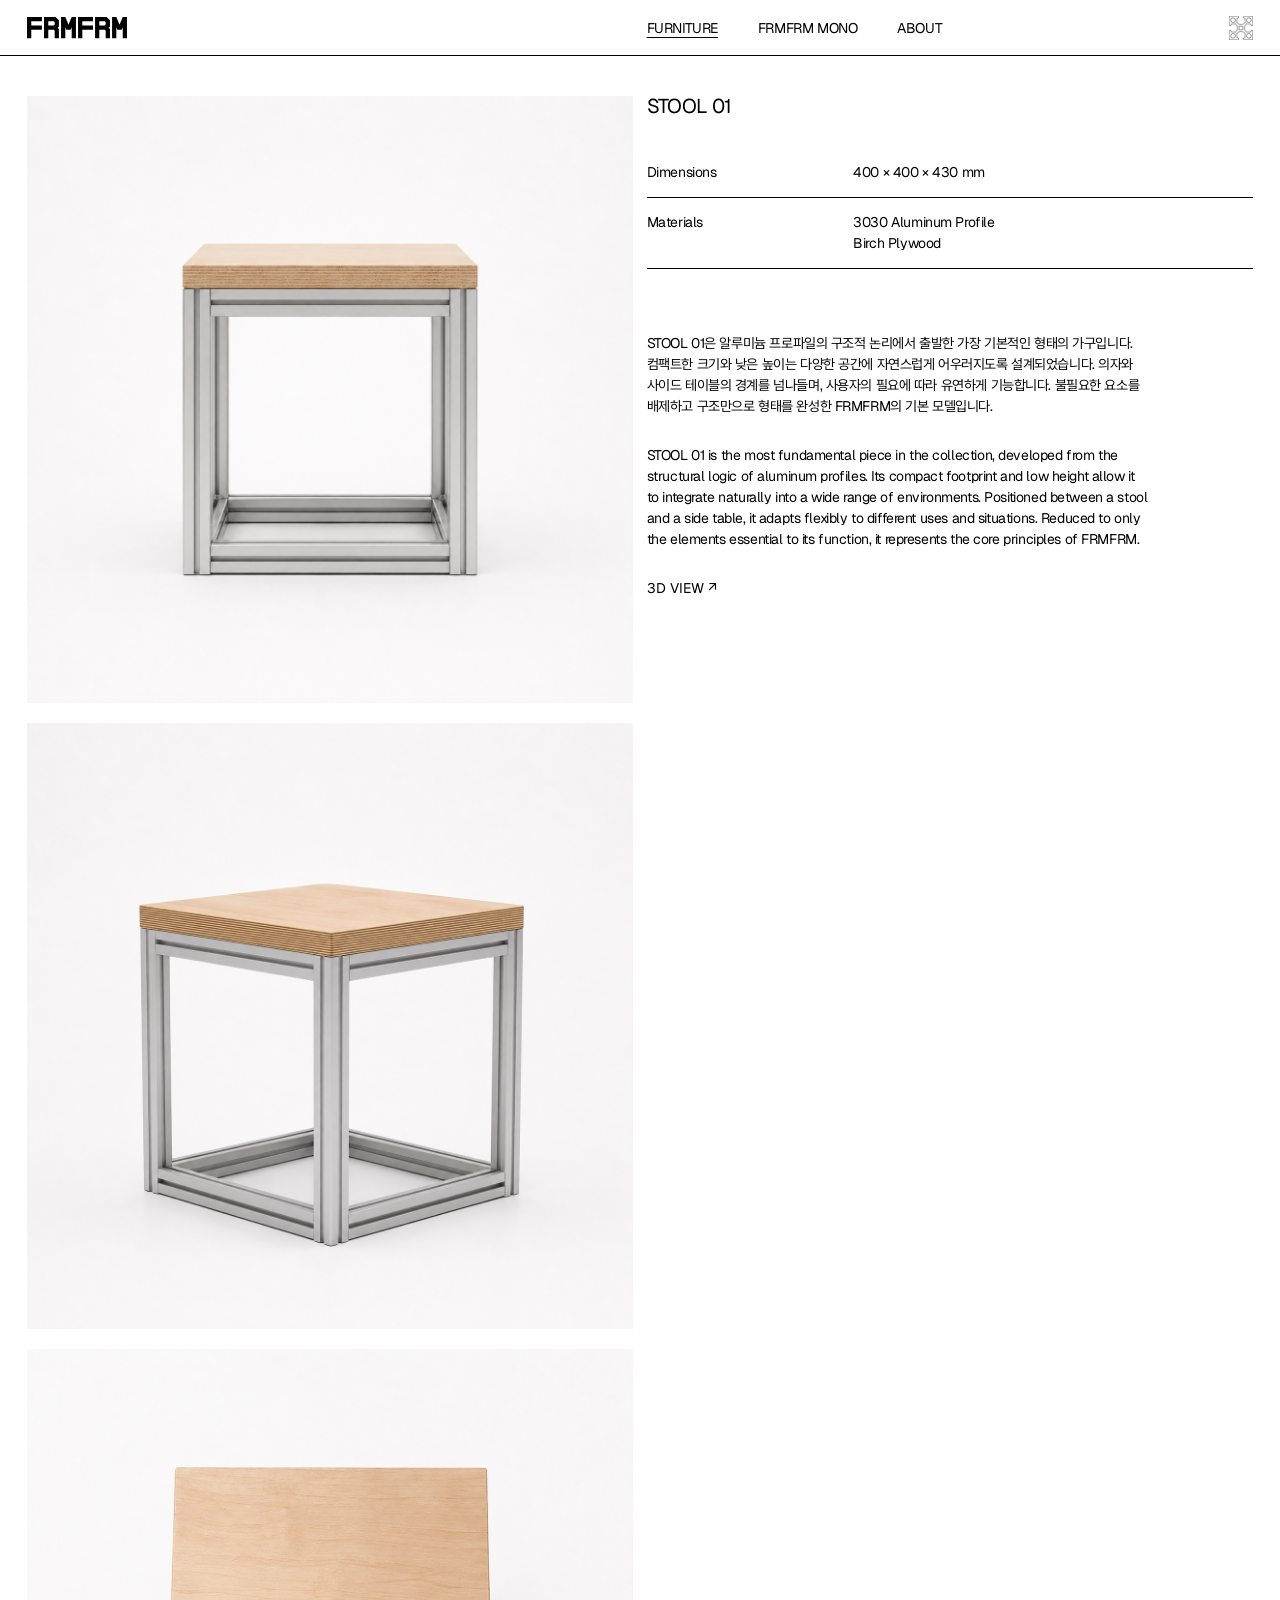
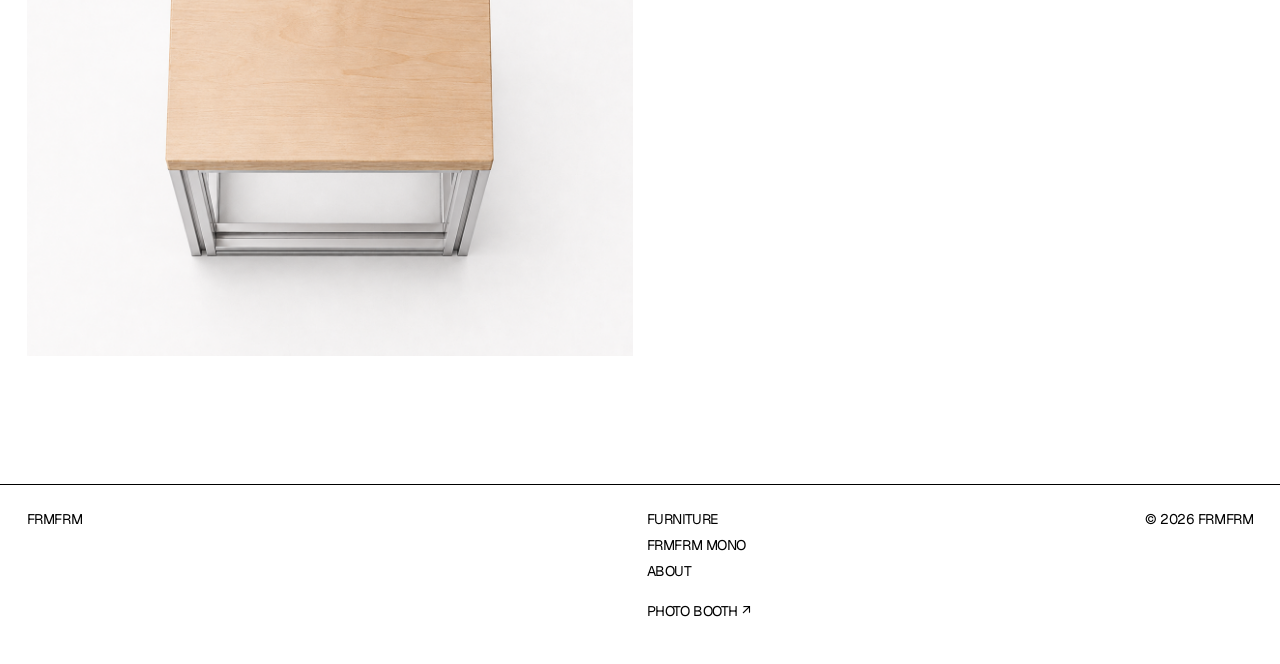
<file: stool-01.html>
<!DOCTYPE html>
<html lang="en">

<head>
    <meta charset="UTF-8">
    <meta name="viewport" content="width=device-width, initial-scale=1.0">

    <!-- FRMFRM Styles -->
    <link rel="stylesheet" href="css/style.css">

    <title>FRMFRM</title>
</head>

<body class="page-product page-stool">

    <!-- ==================================================
       HEADER
       ================================================== -->
    <header class="site-header">

        <a href="./index.html" class="site-logo" aria-label="FRMFRM Home">
            <svg class="site-logo-mark" aria-hidden="true" focusable="false" xmlns="http://www.w3.org/2000/svg" viewBox="0 0 470 100">
  <g>
    <g>
      <polygon points="70 20 70 0 0 0 0 100 20 100 20 60 70 60 70 40 20 40 20 20 70 20"/>
      <polygon points="210 0 195 36 180 0 160 0 160 100 180 100 180 48 185 60 205 60 210 48 210 100 230 100 230 0 210 0"/>
      <path d="M150,15.86l-15.86-15.86h-54.14v100h20v-40h25.86l4.14,4.14v35.86h20v-44.14l-5.86-5.86,5.86-5.86V15.86ZM100,20h25.86l4.14,4.14v11.71l-4.14,4.14h-25.86v-20Z"/>
      <polygon points="310 20 310 0 240 0 240 100 260 100 260 60 310 60 310 40 260 40 260 20 310 20"/>
      <polygon points="450 0 435 36 420 0 400 0 400 100 420 100 420 48 425 60 445 60 450 48 450 100 470 100 470 0 450 0"/>
      <path d="M390,15.86l-15.86-15.86h-54.14v100h20v-40h25.86l4.14,4.14v35.86h20v-44.14l-5.86-5.86,5.86-5.86V15.86ZM340,20h25.86l4.14,4.14v11.71l-4.14,4.14h-25.86v-20Z"/>
    </g>
  </g>
</svg>
        </a>

        <nav class="site-nav" id="main-navigation" aria-label="Main navigation">
            <a href="./furniture.html" aria-current="page">
                FURNITURE
            </a>

            <a href="./typeface.html">
                FRMFRM MONO
            </a>

            <a href="./about.html">
                ABOUT
            </a>
        </nav>

        <button class="header-profile" type="button" aria-pressed="false" aria-label="프로파일 단면 채우기 전환"><svg viewBox="0 0 61 61" aria-hidden="true" focusable="false"><path fill-rule="evenodd" d="M59.9,36.8h-3.8c-.33,0-.6.27-.6.6v2.8c0,.33-.27.6-.6.6h-11.04c-.17,0-.33-.07-.44-.2-2.4-2.63-3.78-6.03-3.91-9.6l-.51-.51.51-.51c.12-3.56,1.51-6.96,3.91-9.6.11-.12.27-.2.44-.2h11.04c.33,0,.6.27.6.6v2.8c0,.33.27.6.6.6h3.8c.33,0,.6-.27.6-.6V2.5c0-1.1-.9-2-2-2h-21.1c-.33,0-.6.27-.6.6v3.8c0,.33.27.6.6.6h2.8c.33,0,.6.27.6.6v11.04c0,.17-.07.33-.2.44-2.63,2.4-6.03,3.78-9.6,3.91l-.51.51-.51-.51c-3.56-.12-6.96-1.51-9.6-3.91-.12-.11-.2-.27-.2-.44V6.1c0-.33.27-.6.6-.6h2.8c.33,0,.6-.27.6-.6V1.1c0-.33-.27-.6-.6-.6H2.5C1.4.5.5,1.4.5,2.5v21.1c0,.33.27.6.6.6h3.8c.33,0,.6-.27.6-.6v-2.8c0-.33.27-.6.6-.6h11.04c.17,0,.33.07.44.2,2.4,2.63,3.78,6.03,3.91,9.6l.51.51-.51.51c-.12,3.56-1.51,6.96-3.91,9.6-.11.12-.27.2-.44.2H6.1c-.33,0-.6-.27-.6-.6v-2.8c0-.33-.27-.6-.6-.6H1.1c-.33,0-.6.27-.6.6v21.1c0,1.1.9,2,2,2h21.1c.33,0,.6-.27.6-.6v-3.8c0-.33-.27-.6-.6-.6h-2.8c-.33,0-.6-.27-.6-.6v-11.04c0-.17.07-.33.2-.44,2.63-2.4,6.03-3.78,9.6-3.91l.51-.51.51.51c3.56.12,6.96,1.51,9.6,3.91.12.11.2.27.2.44v11.04c0,.33-.27.6-.6.6h-2.8c-.33,0-.6.27-.6.6v3.8c0,.33.27.6.6.6h21.1c1.1,0,2-.9,2-2v-21.1c0-.33-.27-.6-.6-.6Z M28.12,34.9c1.48.8,3.27.8,4.76,0,.23-.13.52-.08.71.1l.73.73c.23.23.61.23.85,0l.57-.57c.23-.23.23-.61,0-.85l-.73-.73c-.19-.19-.23-.48-.1-.71.8-1.48.8-3.27,0-4.76-.13-.23-.08-.52.1-.71l.73-.73c.23-.23.23-.61,0-.85l-.57-.57c-.23-.23-.61-.23-.85,0l-.73.73c-.19.19-.48.23-.71.1-1.48-.8-3.27-.8-4.76,0-.23.13-.52.08-.71-.1l-.73-.73c-.23-.23-.61-.23-.85,0l-.57.57c-.23.23-.23.61,0,.85l.73.73c.19.19.23.48.1.71-.8,1.48-.8,3.27,0,4.76.13.23.08.52-.1.71l-.73.73c-.23.23-.23.61,0,.85l.57.57c.23.23.61.23.85,0l.73-.73c.19-.19.48-.23.71-.1Z M4.5,50.5a6.0,6.0 0 1,0 12.0,0a6.0,6.0 0 1,0 -12.0,0Z M44.5,10.5a6.0,6.0 0 1,0 12.0,0a6.0,6.0 0 1,0 -12.0,0Z M4.5,10.5a6.0,6.0 0 1,0 12.0,0a6.0,6.0 0 1,0 -12.0,0Z M44.5,50.5a6.0,6.0 0 1,0 12.0,0a6.0,6.0 0 1,0 -12.0,0Z"/></svg></button>

    </header>


    <!-- ==================================================
       PRODUCT DETAIL
       ================================================== -->
    <main class="product-detail">

        <!-- ================================================
         LEFT
         Product image rail

         All images:
         670 × 670
         Vertical gap:
         20px
         ================================================ -->
        <div class="product-gallery">
            <div class="product-gallery-track" id="product-gallery-track">

            <figure class="product-gallery-item">
                <img src="./assets/img/stool-01/00.png" alt="STOOL 01 front view">
            </figure>



            <figure class="product-gallery-item">
                <img src="./assets/img/stool-01/01.png" alt="STOOL 01 perspective view" loading="lazy">
            </figure>

            <figure class="product-gallery-item">
                <img src="./assets/img/stool-01/02.png" alt="STOOL 01 top view" loading="lazy">
            </figure>

            </div>
            <div class="product-gallery-thumbnails" role="group" aria-label="가구 이미지 선택"></div>
        </div>


        <!-- ================================================
         RIGHT
         Sticky product information
         ================================================ -->
        <aside class="product-info">

            <div class="product-info-sticky">

                <!-- Basic specifications -->
                <div class="product-summary cross-target">

                    <h1 class="product-title">
                        STOOL 01
                    </h1>

                    <dl class="product-specs">

                        <div class="product-spec-group">
                            <dt>Dimensions</dt>
                            <dd>400 × 400 × 430 mm</dd>
                        </div>

                        <div class="product-spec-group">
                            <dt>Materials</dt>
                            <dd>
                                3030 Aluminum Profile<br>
                                Birch Plywood
                            </dd>
                        </div>

                    </dl>

                </div>


                <!-- Description -->
                <div class="product-description cross-target">

                    <p lang="ko" class="text-ko">
                        STOOL 01은 알루미늄 프로파일의 구조적 논리에서 출발한 가장 기본적인 형태의 가구입니다. 컴팩트한 크기와 낮은 높이는 다양한 공간에 자연스럽게 어우러지도록 설계되었습니다. 의자와 사이드 테이블의 경계를 넘나들며, 사용자의 필요에 따라 유연하게 기능합니다. 불필요한 요소를 배제하고 구조만으로 형태를 완성한 FRMFRM의 기본 모델입니다.
                    </p>

                    <p lang="en" class="text-en">
                        STOOL 01 is the most fundamental piece in the collection, developed from the structural logic of aluminum profiles. Its compact footprint and low height allow it to integrate naturally into a wide range of environments. Positioned between a stool and a side table, it adapts flexibly to different uses and situations. Reduced to only the elements essential to its function, it represents the core principles of FRMFRM.
                    </p>

                    <button type="button" class="home-foundation-link product-viewer-open" aria-haspopup="dialog" aria-controls="product-viewer-dialog">3D VIEW ↗</button>

                </div>


            </div>

        </aside>

    </main>

    <dialog class="product-viewer-dialog" id="product-viewer-dialog" aria-labelledby="product-viewer-title">
        <div class="product-viewer-dialog-header">
            <h2 id="product-viewer-title">STOOL 01 / 3D VIEW</h2>
            <button type="button" class="product-viewer-close" aria-label="3D 뷰 닫기">CLOSE ×</button>
        </div>
        <div class="product-viewer-body">
            <div class="product-viewer-stage" data-furniture-model="./assets/models/stool-01.glb" role="group" aria-label="STOOL 01 3D 뷰">
            </div>
            <p class="product-viewer-status" role="status" hidden></p>
        </div>
    </dialog>


    <!-- ==================================================
       FOOTER
       ================================================== -->
    <footer class="site-footer">

        <a href="./index.html" class="footer-logo">
            FRMFRM
        </a>

        <nav class="footer-nav" aria-label="Footer navigation">
            <a href="./furniture.html">FURNITURE</a>
            <a href="./typeface.html">FRMFRM MONO</a>
            <a href="./about.html">ABOUT</a>
            <button type="button" class="footer-photo-booth" aria-haspopup="dialog" aria-controls="profile-camera">PHOTO BOOTH ↗</button>
        </nav>

        <p class="footer-copyright">
            © 2026 FRMFRM
        </p>

    </footer>


    <script src="./js/profile-camera.js?v=15"></script>
    <script src="./js/main.js?v=photo-booth-10"></script>

    <script type="importmap">
    {"imports":{"three":"https://cdn.jsdelivr.net/npm/three@0.180.0/build/three.module.js","three/addons/":"https://cdn.jsdelivr.net/npm/three@0.180.0/examples/jsm/"}}
    </script>
    <script src="./js/furniture-viewer.js?v=07"></script>
    <script src="./js/product-gallery.js?v=01"></script>

</body>

</html>
</file>
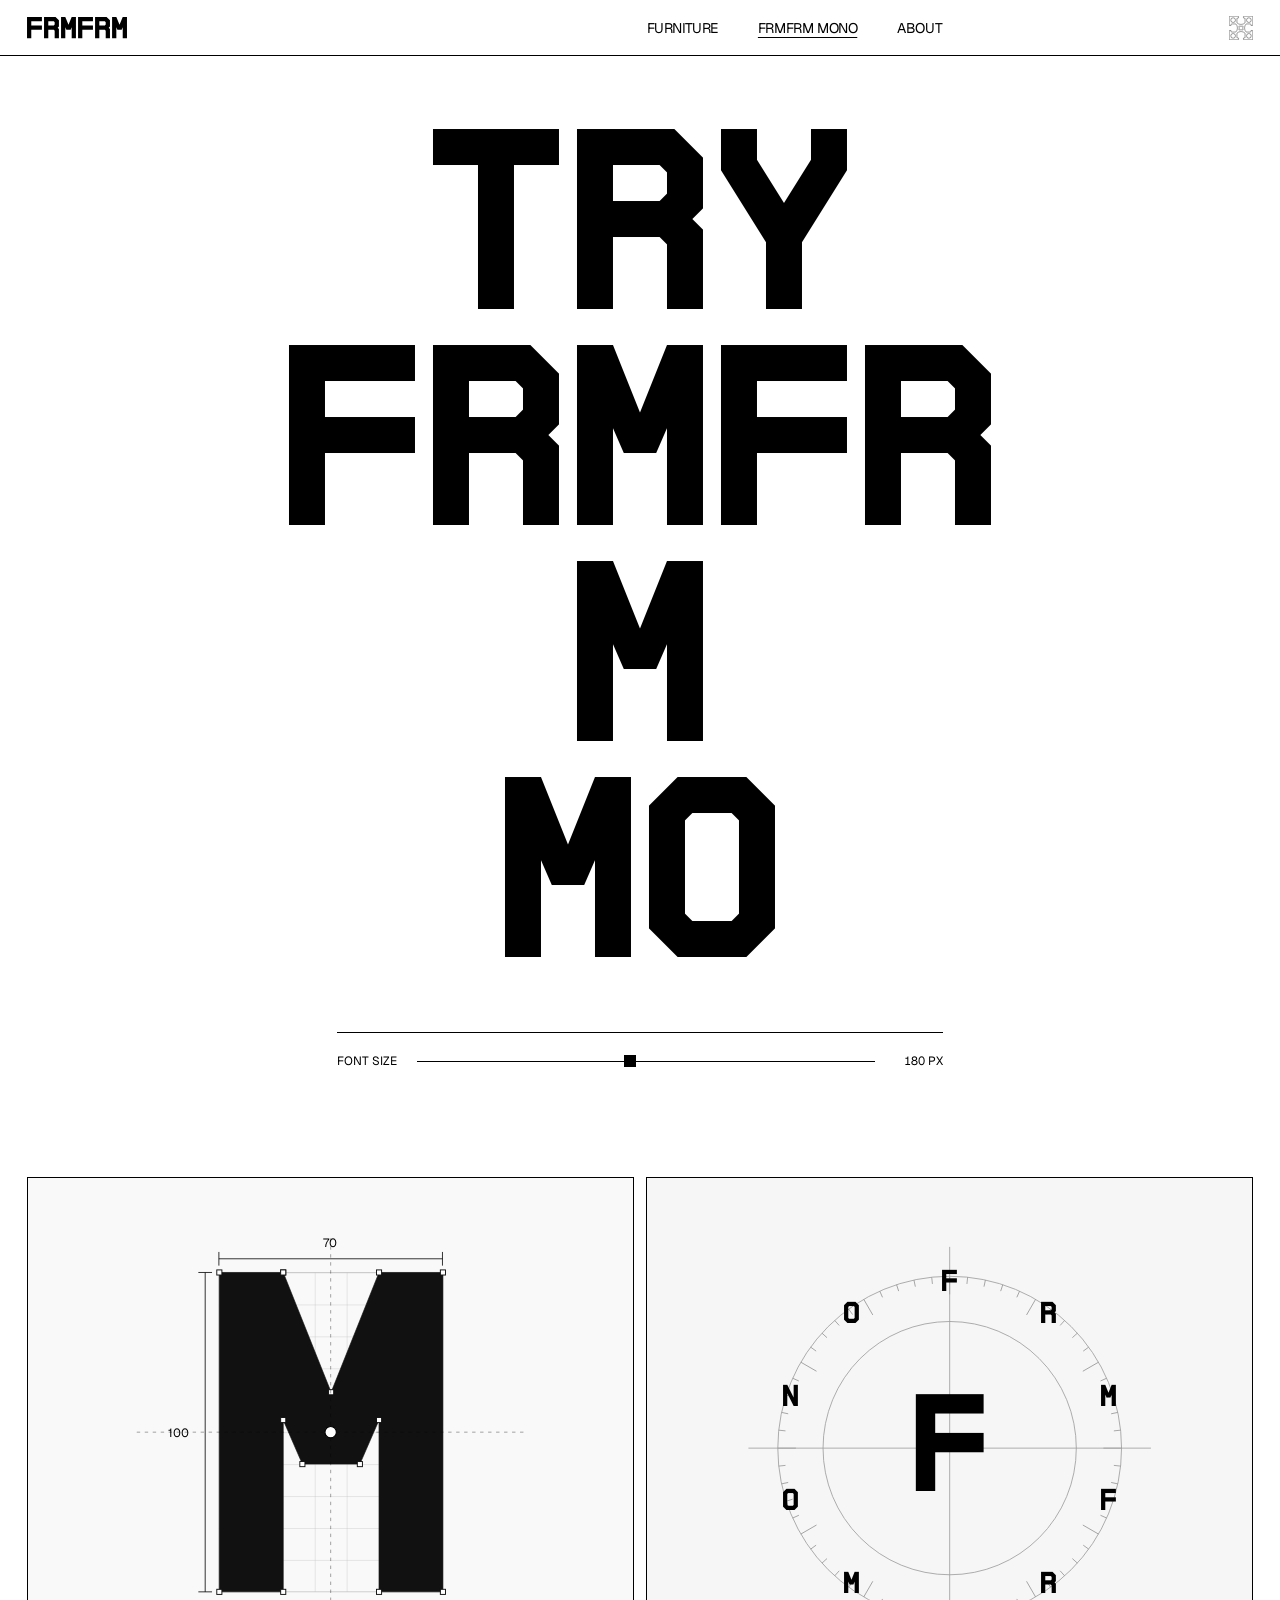
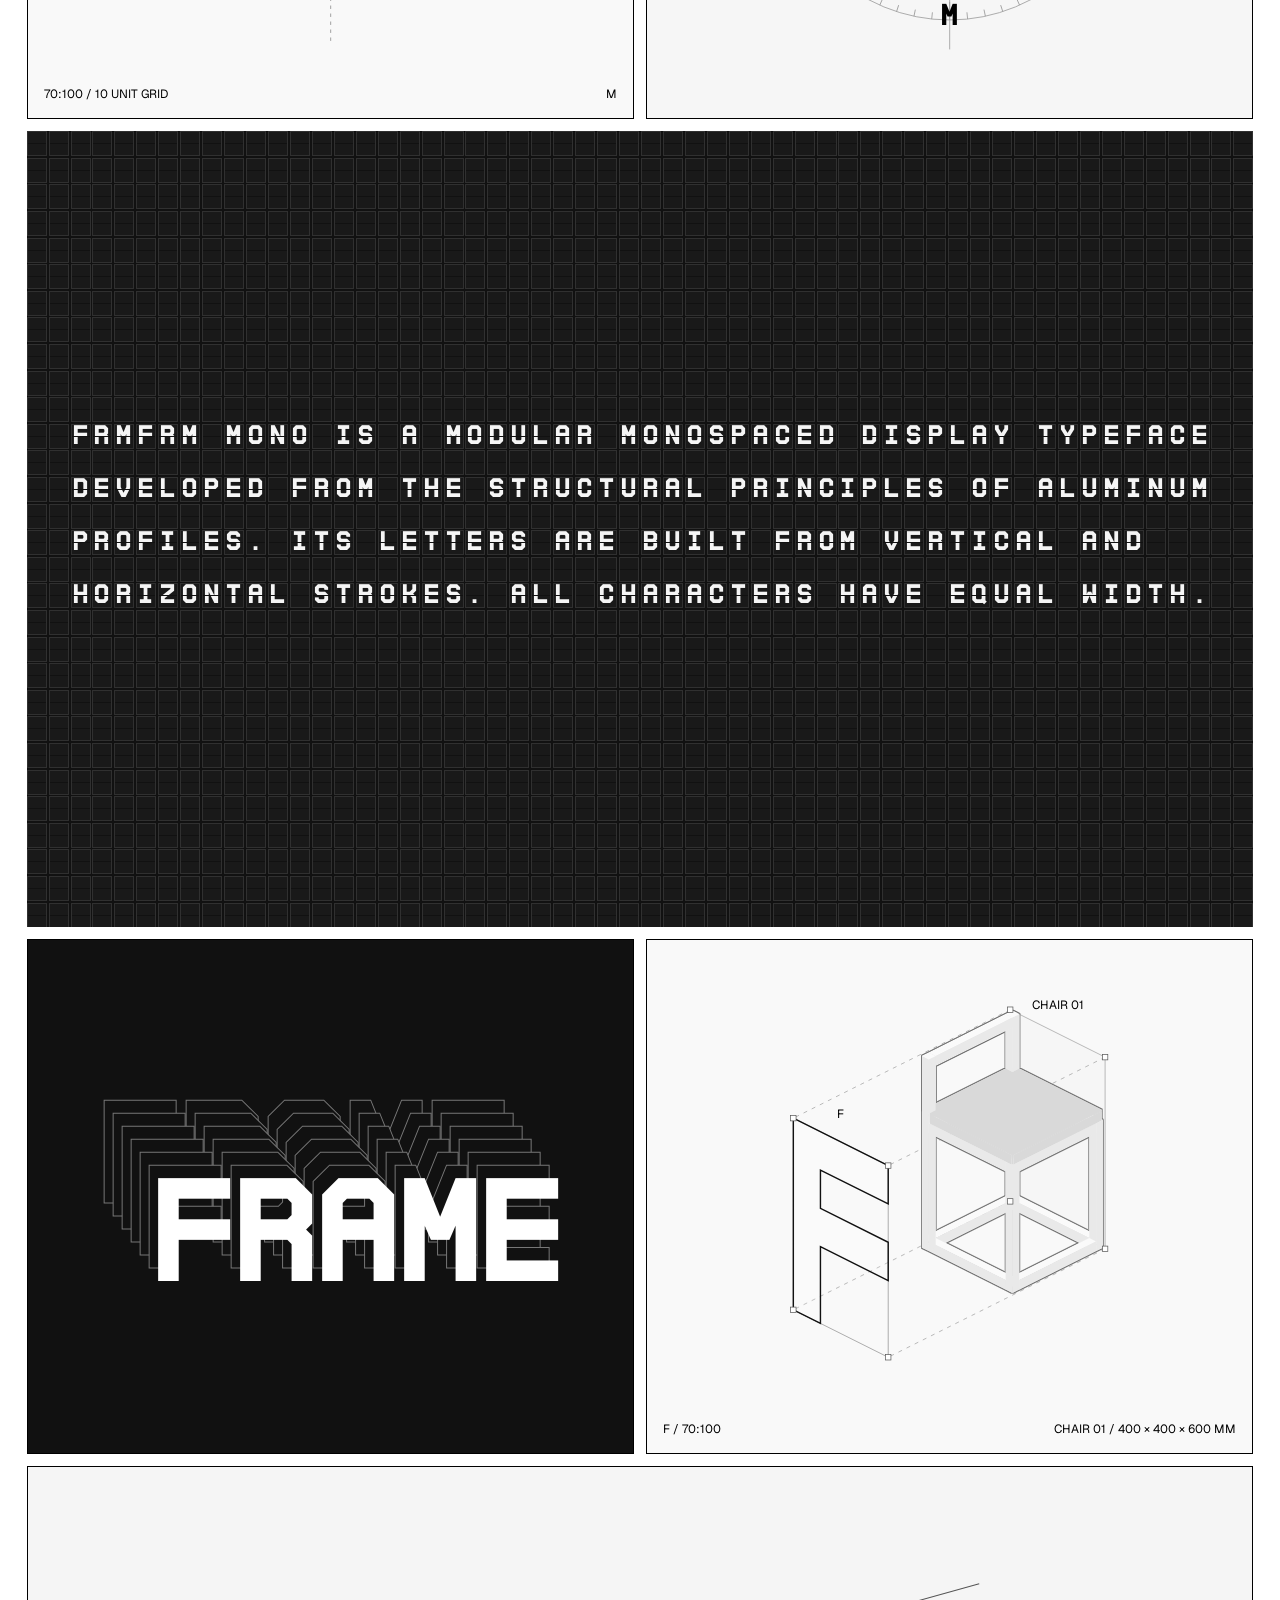
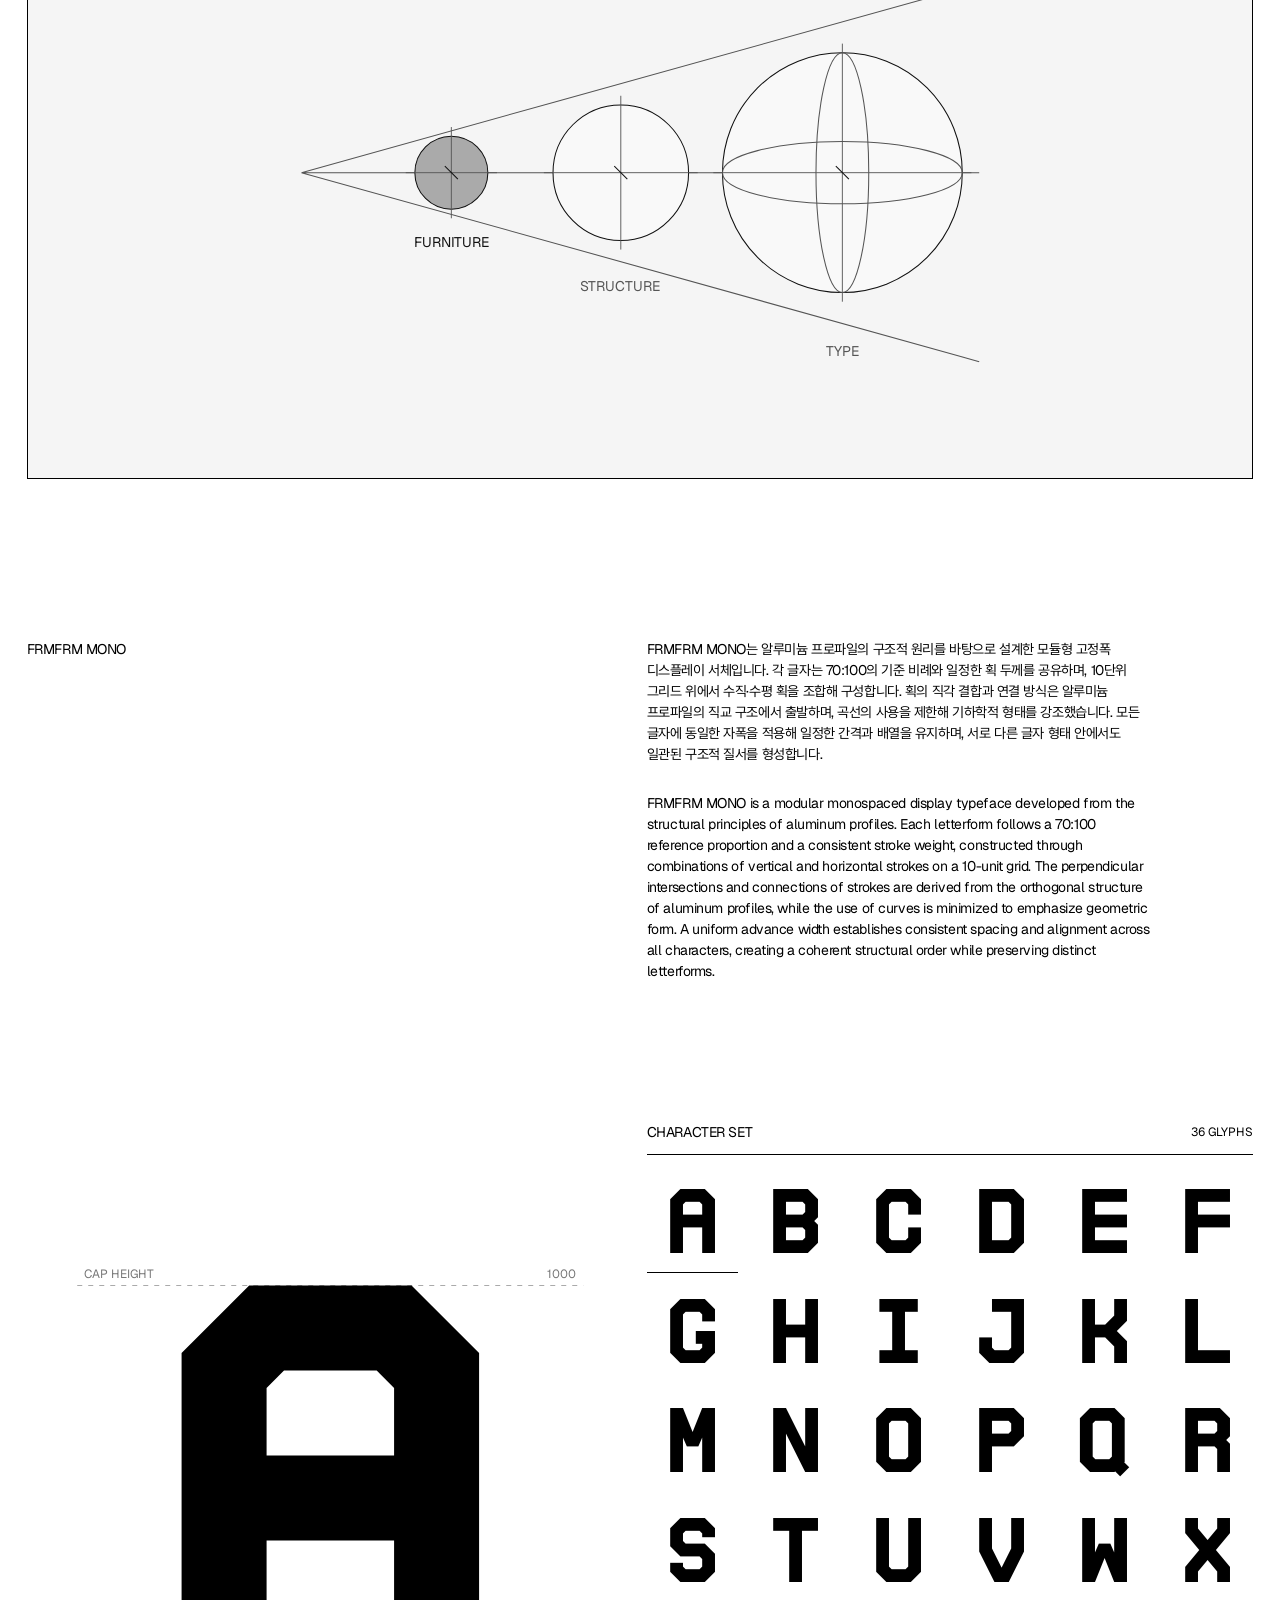
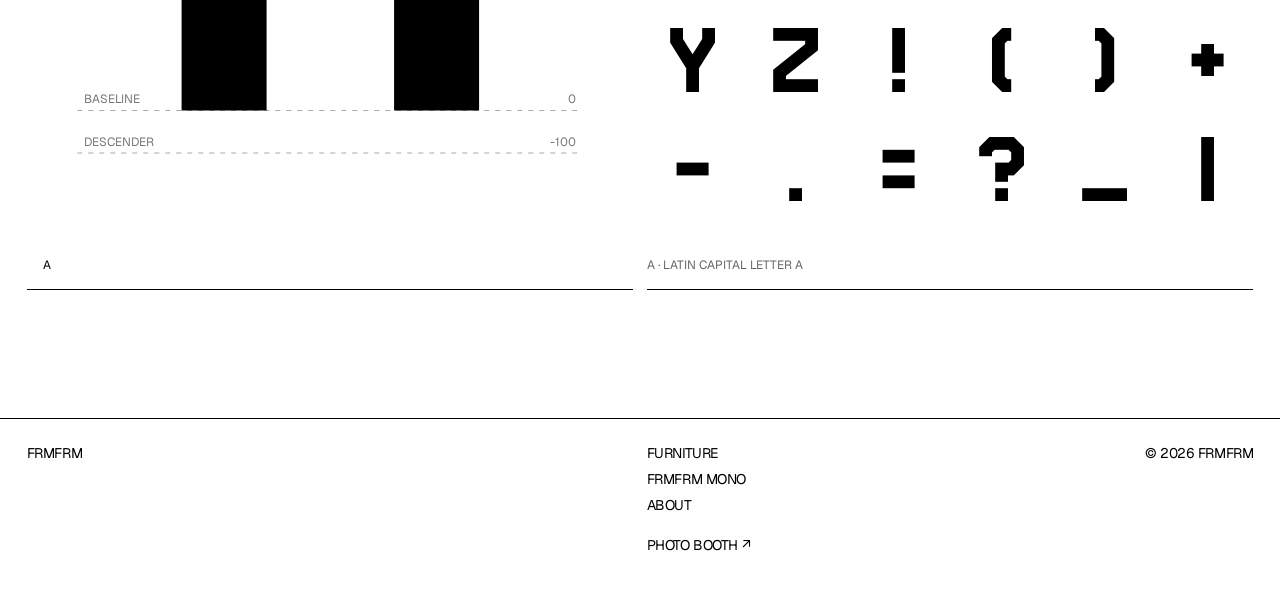
<file: typeface.html>
<!DOCTYPE html>
<html lang="en">

<head>
    <meta charset="UTF-8">
    <meta name="viewport" content="width=device-width, initial-scale=1.0">

    <!-- FRMFRM Styles -->
    <link rel="stylesheet" href="css/style.css">

    <title>FRMFRM</title>
</head>

<body class="page-typeface">

    <!-- ==================================================
       HEADER
       ================================================== -->
    <header class="site-header">

        <a href="./index.html" class="site-logo" aria-label="FRMFRM Home">
            <svg class="site-logo-mark" aria-hidden="true" focusable="false" xmlns="http://www.w3.org/2000/svg" viewBox="0 0 470 100">
  <g>
    <g>
      <polygon points="70 20 70 0 0 0 0 100 20 100 20 60 70 60 70 40 20 40 20 20 70 20"/>
      <polygon points="210 0 195 36 180 0 160 0 160 100 180 100 180 48 185 60 205 60 210 48 210 100 230 100 230 0 210 0"/>
      <path d="M150,15.86l-15.86-15.86h-54.14v100h20v-40h25.86l4.14,4.14v35.86h20v-44.14l-5.86-5.86,5.86-5.86V15.86ZM100,20h25.86l4.14,4.14v11.71l-4.14,4.14h-25.86v-20Z"/>
      <polygon points="310 20 310 0 240 0 240 100 260 100 260 60 310 60 310 40 260 40 260 20 310 20"/>
      <polygon points="450 0 435 36 420 0 400 0 400 100 420 100 420 48 425 60 445 60 450 48 450 100 470 100 470 0 450 0"/>
      <path d="M390,15.86l-15.86-15.86h-54.14v100h20v-40h25.86l4.14,4.14v35.86h20v-44.14l-5.86-5.86,5.86-5.86V15.86ZM340,20h25.86l4.14,4.14v11.71l-4.14,4.14h-25.86v-20Z"/>
    </g>
  </g>
</svg>
        </a>

        <nav class="site-nav" id="main-navigation" aria-label="Main navigation">
            <a href="./furniture.html">
                FURNITURE
            </a>

            <a href="./typeface.html" aria-current="page">
                FRMFRM MONO
            </a>

            <a href="./about.html">
                ABOUT
            </a>
        </nav>

        <button class="header-profile" type="button" aria-pressed="false" aria-label="프로파일 단면 채우기 전환"><svg viewBox="0 0 61 61" aria-hidden="true" focusable="false"><path fill-rule="evenodd" d="M59.9,36.8h-3.8c-.33,0-.6.27-.6.6v2.8c0,.33-.27.6-.6.6h-11.04c-.17,0-.33-.07-.44-.2-2.4-2.63-3.78-6.03-3.91-9.6l-.51-.51.51-.51c.12-3.56,1.51-6.96,3.91-9.6.11-.12.27-.2.44-.2h11.04c.33,0,.6.27.6.6v2.8c0,.33.27.6.6.6h3.8c.33,0,.6-.27.6-.6V2.5c0-1.1-.9-2-2-2h-21.1c-.33,0-.6.27-.6.6v3.8c0,.33.27.6.6.6h2.8c.33,0,.6.27.6.6v11.04c0,.17-.07.33-.2.44-2.63,2.4-6.03,3.78-9.6,3.91l-.51.51-.51-.51c-3.56-.12-6.96-1.51-9.6-3.91-.12-.11-.2-.27-.2-.44V6.1c0-.33.27-.6.6-.6h2.8c.33,0,.6-.27.6-.6V1.1c0-.33-.27-.6-.6-.6H2.5C1.4.5.5,1.4.5,2.5v21.1c0,.33.27.6.6.6h3.8c.33,0,.6-.27.6-.6v-2.8c0-.33.27-.6.6-.6h11.04c.17,0,.33.07.44.2,2.4,2.63,3.78,6.03,3.91,9.6l.51.51-.51.51c-.12,3.56-1.51,6.96-3.91,9.6-.11.12-.27.2-.44.2H6.1c-.33,0-.6-.27-.6-.6v-2.8c0-.33-.27-.6-.6-.6H1.1c-.33,0-.6.27-.6.6v21.1c0,1.1.9,2,2,2h21.1c.33,0,.6-.27.6-.6v-3.8c0-.33-.27-.6-.6-.6h-2.8c-.33,0-.6-.27-.6-.6v-11.04c0-.17.07-.33.2-.44,2.63-2.4,6.03-3.78,9.6-3.91l.51-.51.51.51c3.56.12,6.96,1.51,9.6,3.91.12.11.2.27.2.44v11.04c0,.33-.27.6-.6.6h-2.8c-.33,0-.6.27-.6.6v3.8c0,.33.27.6.6.6h21.1c1.1,0,2-.9,2-2v-21.1c0-.33-.27-.6-.6-.6Z M28.12,34.9c1.48.8,3.27.8,4.76,0,.23-.13.52-.08.71.1l.73.73c.23.23.61.23.85,0l.57-.57c.23-.23.23-.61,0-.85l-.73-.73c-.19-.19-.23-.48-.1-.71.8-1.48.8-3.27,0-4.76-.13-.23-.08-.52.1-.71l.73-.73c.23-.23.23-.61,0-.85l-.57-.57c-.23-.23-.61-.23-.85,0l-.73.73c-.19.19-.48.23-.71.1-1.48-.8-3.27-.8-4.76,0-.23.13-.52.08-.71-.1l-.73-.73c-.23-.23-.61-.23-.85,0l-.57.57c-.23.23-.23.61,0,.85l.73.73c.19.19.23.48.1.71-.8,1.48-.8,3.27,0,4.76.13.23.08.52-.1.71l-.73.73c-.23.23-.23.61,0,.85l.57.57c.23.23.61.23.85,0l.73-.73c.19-.19.48-.23.71-.1Z M4.5,50.5a6.0,6.0 0 1,0 12.0,0a6.0,6.0 0 1,0 -12.0,0Z M44.5,10.5a6.0,6.0 0 1,0 12.0,0a6.0,6.0 0 1,0 -12.0,0Z M4.5,10.5a6.0,6.0 0 1,0 12.0,0a6.0,6.0 0 1,0 -12.0,0Z M44.5,50.5a6.0,6.0 0 1,0 12.0,0a6.0,6.0 0 1,0 -12.0,0Z"/></svg></button>

    </header>


    <!-- ==================================================
       TYPEFACE
       ================================================== -->
    <main class="typeface-main">

        <!-- Combined title and editable type specimen -->
        <section class="typeface-hero typeface-interactive-hero">
            <div class="typeface-title cross-target">
                <h1 class="type-tester-input" contenteditable="plaintext-only" role="textbox"
                    id="type-specimen" aria-label="FRMFRM MONO type tester" aria-multiline="true"
                    spellcheck="false" data-intro-text="TRY&#10;FRMFRM&#10;MONO"></h1>
            </div>
            <div class="typeface-title-controls">
                <div class="type-tester-control">
                    <label for="type-tester-size">FONT SIZE</label>
                    <input id="type-tester-size" type="range" min="24" max="360" step="1" value="180"
                        data-integrated="true" aria-controls="type-specimen">
                    <output id="type-tester-size-value" for="type-tester-size">180 PX</output>
                </div>
            </div>
        </section>

        <section class="mono-lab" id="mono-lab" aria-label="Interactive FRMFRM MONO studies">
            <div class="mono-lab-grid">
                <button class="lab-panel lab-construction" data-study="construction" aria-label="Change the letter in the construction diagram">
                    <svg viewBox="0 0 400 400" aria-hidden="true">
                        <defs><pattern id="lab-grid" x="102" y="46" width="28" height="28" patternUnits="userSpaceOnUse"><path d="M28 0H0V28" fill="none" stroke="#bbb" stroke-width=".6"/></pattern></defs>
                        <rect x="102" y="46" width="196" height="280" fill="url(#lab-grid)" stroke="#bbb" stroke-width=".6"/>
                        <path d="M102 34H298M90 46V326M102 28V40M298 28V40M84 46H96M84 326H96" class="lab-guide"/>
                        <text x="200" y="24" text-anchor="middle" class="lab-svg-label">70</text>
                        <text x="67" y="190" text-anchor="middle" class="lab-svg-label">100</text>
                        <g class="lab-glyph-shape" transform="translate(80 326) scale(.28 -.28)"></g>
                        <path d="M30 186H370M200 16V370" class="lab-guide lab-dashed"/>
                        <circle cx="200" cy="186" r="5" fill="#fff" stroke="#000"/>
                    </svg>
                    <span class="lab-caption lab-bottom"><span>70:100 / 10 UNIT GRID</span><span data-construction-char>M</span></span>
                </button>
                <button class="lab-panel lab-orbit" data-study="orbit" aria-label="Alphabet dial. Drag to rotate, or click for next letter.">
                    <span class="lab-orbit-stage" aria-hidden="true">
                        <svg viewBox="0 0 400 400"><circle cx="200" cy="200" r="152"/><circle cx="200" cy="200" r="112"/><path d="M22 200H378M200 22V378"/><g class="lab-orbit-ticks"></g></svg>
                        <span class="lab-orbit-ring"></span><span class="lab-orbit-core">F</span>
                    </span>
                </button>
                <button class="lab-panel lab-reels" data-study="reels" aria-label="FRMFRM MONO split-flap display. Activate to change the message.">
                    <span class="lab-reel-window" aria-hidden="true"></span>
                </button>
                <button class="mono-ascii" type="button" hidden aria-label="FRMFRM MONO. 클릭하면 다음 문자 그래픽을 표시합니다.">
                    <span class="lab-reel-window mono-ascii-board" aria-hidden="true"></span>
                </button>
                <button class="lab-panel lab-echo" data-study="echo" aria-label="Change the word in the typographic echo">
                    <span class="lab-echo-stage" aria-hidden="true"><span>FRAME</span><span>FRAME</span><span>FRAME</span><span>FRAME</span><span>FRAME</span><span>FRAME</span><span>FRAME</span></span>
                </button>
                <button class="lab-panel lab-comparison" data-study="comparison" aria-label="F and the STEP-based CHAIR 01 model on opposite faces of one volume. Move to rotate; activate to collapse the projection." aria-pressed="false">
                    <svg viewBox="0 0 600 440" aria-hidden="true"><g data-comparison-drawing></g></svg>
                    <span class="lab-caption lab-bottom"><span>F / 70:100</span><span>CHAIR 01 / 400 × 400 × 600 MM</span></span>
                </button>
                <div class="lab-panel lab-projection" data-study="projection" role="group" aria-label="Furniture to structure to type. Select a stage; move to adjust the wireframe.">
                    <svg viewBox="0 0 600 400" aria-hidden="true">
                        <path d="M40 200L560 55M40 200L560 345M40 200H560" class="lab-projection-rays"/>
                        <g data-projection-forms></g>
                        <g class="lab-projection-labels"><text x="155" y="256">FURNITURE</text><text x="285" y="290">STRUCTURE</text><text x="455" y="340">TYPE</text></g>
                    </svg>
                    <button type="button" class="lab-projection-choice" data-projection-stage="0" aria-label="Furniture" aria-pressed="true"></button>
                    <button type="button" class="lab-projection-choice" data-projection-stage="1" aria-label="Structure" aria-pressed="false"></button>
                    <button type="button" class="lab-projection-choice" data-projection-stage="2" aria-label="Type" aria-pressed="false"></button>
                </div>
            </div>
        </section>

        <!-- Typeface information -->
        <section class="typeface-info">

            <div class="typeface-info-heading">
                <h2>FRMFRM MONO</h2>
            </div>

            <div class="typeface-info-text">
                <p lang="ko" class="text-ko">
                    FRMFRM MONO는 알루미늄 프로파일의 구조적 원리를 바탕으로 설계한 모듈형 고정폭 디스플레이 서체입니다. 각 글자는 70:100의 기준 비례와 일정한 획 두께를 공유하며, 10단위 그리드 위에서 수직·수평 획을 조합해 구성합니다. 획의 직각 결합과 연결 방식은 알루미늄 프로파일의 직교 구조에서 출발하며, 곡선의 사용을 제한해 기하학적 형태를 강조했습니다. 모든 글자에 동일한 자폭을 적용해 일정한 간격과 배열을 유지하며, 서로 다른 글자 형태 안에서도 일관된 구조적 질서를 형성합니다.
                </p>
                <p lang="en" class="text-en">
                    FRMFRM MONO is a modular monospaced display typeface developed from the structural principles of aluminum profiles. Each letterform follows a 70:100 reference proportion and a consistent stroke weight, constructed through combinations of vertical and horizontal strokes on a 10-unit grid. The perpendicular intersections and connections of strokes are derived from the orthogonal structure of aluminum profiles, while the use of curves is minimized to emphasize geometric form. A uniform advance width establishes consistent spacing and alignment across all characters, creating a coherent structural order while preserving distinct letterforms.
                </p>
            </div>

        </section>

        <!-- Interactive glyph explorer: two six-column panels -->
        <section class="glyph-explorer" aria-label="FRMFRM MONO glyph explorer">
            <div class="glyph-preview">
                <div class="glyph-stage" id="glyph-stage" tabindex="0" role="img" aria-label="Selected glyph A"></div>
                <div class="glyph-meta"><span id="glyph-selected">A</span></div>
            </div>
            <div class="glyph-picker">
                <div class="glyph-picker-heading"><h2>CHARACTER SET</h2><span id="glyph-count"></span></div>
                <div class="glyph-grid" id="glyph-grid" role="group" aria-label="Choose a glyph"></div>
                <p class="glyph-status" id="glyph-status" aria-live="polite">Select a letter or symbol.</p>
            </div>
        </section>



    </main>


    <!-- ==================================================
       FOOTER
       ================================================== -->
    <footer class="site-footer">

        <a href="./index.html" class="footer-logo">
            FRMFRM
        </a>

        <nav class="footer-nav" aria-label="Footer navigation">
            <a href="./furniture.html">FURNITURE</a>
            <a href="./typeface.html">FRMFRM MONO</a>
            <a href="./about.html">ABOUT</a>
            <button type="button" class="footer-photo-booth" aria-haspopup="dialog" aria-controls="profile-camera">PHOTO BOOTH ↗</button>
        </nav>

        <p class="footer-copyright">
            © 2026 FRMFRM
        </p>

    </footer>


    <script src="./js/profile-camera.js?v=15"></script>
    <script src="./js/main.js?v=photo-booth-10"></script>
    <script type="module" src="./js/typeface-title.js?v=mobile-60-09"></script>
    <script type="module" src="./js/typeface-field.js?v=transition-lock-23"></script>
    <script type="module" src="./js/typeface-glyphs.js?v=anchors-30"></script>

    <script src="./js/mono-ascii.js?v=isometric-cube-14"></script>

    <script src="./js/svg-text-labels.js?v=03" defer></script>

</body>

</html>
</file>
<file: css/style.css>
/* =========================================================
   FRMFRM
   Global Stylesheet
   ========================================================= */


/* =========================================================
   01. FONT
   ========================================================= */


/* Geist Sans
   English / Numbers / Symbols
   Regular 400
*/
@font-face {
    font-family: "Geist";
    src: url("../assets/fonts/Geist-Regular.woff2") format("woff2");
    font-weight: 400;
    font-style: normal;
    font-display: swap;
}


/* Geist Medium for product specification labels */
@font-face {
    font-family: "Geist";
    src: url("../assets/fonts/Geist-Medium.woff2") format("woff2");
    font-weight: 500;
    font-style: normal;
    font-display: swap;
}


/* Combined Korean / Latin body typeface */
@font-face {
    font-family: "FRMFRM";
    src: url("../assets/fonts/FRMFRM-Regular.woff2") format("woff2");
    font-weight: 400;
    font-style: normal;
    font-display: swap;
}


/* FRMFRM MONO
   Custom Brand Typeface
*/
@font-face {
    font-family: "FRMFRM Mono";
    src: url("../assets/fonts/FRMFRMMONO-Regular.otf") format("opentype");
    font-weight: 400;
    font-style: normal;
    font-display: swap;
}


/* =========================================================
   02. VARIABLES
   ========================================================= */

:root {

    /* ---------- COLOR ---------- */

    --color-bg: #ffffff;
    --color-text: #000000;
    --color-image-bg: #eeeeee;


    /* ---------- LAYOUT ---------- */

    /* Preserve 40px margins / 20px gutters at a 1920px viewport. */
    --page-padding: clamp(24px, calc(100vw / 48), 64px);
    --column-gap: clamp(12px, calc(100vw / 96), 32px);
    --grid-columns: repeat(12, minmax(0, 1fr));

    /* Main content begins this far below header flow */
    --content-top: 40px;


    /* ---------- PRODUCT ---------- */

    --product-image-size: 670px;
    --product-image-gap: 20px;


    /* ---------- TYPOGRAPHY ---------- */

    --font-sans: "FRMFRM", "Geist", "Pretendard", Arial, sans-serif;
    --font-en: var(--font-sans);
    --font-ko: var(--font-sans);
    --font-mono: "FRMFRM Mono", monospace;

    --font-body-en: var(--type-ui-size);
    --font-body-ko: var(--type-ui-size);

    --body-line-height: 1.5;
    --body-letter-spacing: -0.03em;


    /* ---------- HEADER ---------- */

    --header-height: 80px;
}


/* =========================================================
   03. RESET
   ========================================================= */

*,
*::before,
*::after {
    box-sizing: border-box;
}


html {
    margin: 0;
    padding: 0;
}


body {
    margin: 0;
    padding: 0;

    background: var(--color-bg);
    color: var(--color-text);

    font-family: var(--font-sans);
    font-size: var(--type-ui-size);
    font-weight: 400;

    -webkit-font-smoothing: antialiased;
    text-rendering: optimizeLegibility;
}


img {
    display: block;

    width: 100%;
    height: auto;
}


a {
    color: inherit;
    text-decoration: none;
}


h1,
h2,
h3,
p,
figure,
dl,
dd,
ul {
    margin: 0;
}


ul {
    padding: 0;
    list-style: none;
}


button,
input,
textarea {
    font: inherit;
}


/* =========================================================
   04. TYPOGRAPHY
   ========================================================= */


/* ---------- ENGLISH BODY ---------- */

.text-en {
    font-family: var(--font-en);

    font-size: var(--font-body-en);
    font-weight: 400;

    line-height: var(--body-line-height);
    letter-spacing: var(--body-letter-spacing);
}


/* ---------- KOREAN BODY ---------- */

.text-ko {
    font-family: var(--font-ko);

    font-size: var(--font-body-ko);
    font-weight: 400;

    line-height: var(--body-line-height);
    letter-spacing: var(--body-letter-spacing);
}


/* =========================================================
   05. CROSS MARK
   ========================================================= */


/*
   Cross가 배치될 기준 요소.

   기존 absolute positioning을 사용하는 요소도 있으므로
   position 값이 없는 cross-target에만 relative가 적용됩니다.
*/

.cross-target {
    position: relative;
}


/* ---------- CROSS ---------- */

.corner-cross {
    position: absolute;

    width: 12px;
    height: 12px;

    pointer-events: none;

    z-index: 20;
}


/* Horizontal / Vertical line */

.corner-cross::before,
.corner-cross::after {
    content: "";

    position: absolute;

    background-color: var(--color-text);
}


/* Horizontal */

.corner-cross::before {
    width: 100%;
    height: 1px;

    left: 0;
    top: 50%;

    transform: translateY(-50%);
}


/* Vertical */

.corner-cross::after {
    width: 1px;
    height: 100%;

    left: 50%;
    top: 0;

    transform: translateX(-50%);
}


/* ---------- TOP LEFT ---------- */

.corner-cross--tl {
    left: -8px;
    top: -8px;

    transform:
        translate(-50%, -50%);
}


/* ---------- TOP RIGHT ---------- */

.corner-cross--tr {
    right: -8px;
    top: -8px;

    transform:
        translate(50%, -50%);
}


/* ---------- BOTTOM LEFT ---------- */

.corner-cross--bl {
    left: -8px;
    bottom: -8px;

    transform:
        translate(-50%, 50%);
}


/* ---------- BOTTOM RIGHT ---------- */

.corner-cross--br {
    right: -8px;
    bottom: -8px;

    transform:
        translate(50%, 50%);
}

/* =========================================================
   HEADER
   ========================================================= */

.site-header {
    width: 100%;

    display: grid;
    grid-template-columns: var(--grid-columns);
    column-gap: var(--column-gap);

    padding:
        40px var(--page-padding) 0;
}


/* LOGO */

.site-logo {
    grid-column: 1 / 4;

    justify-self: start;

    display: block;
    width: 110px;
}


.site-logo img {
    display: block;
    width: 100%;
    height: auto;
}


/* NAVIGATION */

.site-nav {
    grid-column: 7 / 13;

    justify-self: start;

    display: flex;
    align-items: center;

    gap: 40px;

    font-family: var(--font-en);
    font-size: var(--type-ui-size);
    font-weight: 400;

    line-height: 16px;
    letter-spacing: -0.03em;
}


.site-nav a {
    white-space: nowrap;
}


/* =========================================================
   06. HOME
   ========================================================= */

.page-home {
    min-height: 100vh;
}


.home-main {
    position: relative;

    min-height: calc(100vh - var(--header-height));

    display: grid;
    grid-template-columns: var(--grid-columns);
    column-gap: var(--column-gap);

    padding:
        0 var(--page-padding);
}


/* ---------- HOME TITLE ---------- */

.home-title {
    grid-column: 1 / 7;
    align-self: center;
    min-width: 0;
}


.home-title h1 {
    font-family: "Geist", Arial, sans-serif;

    font-size: 48px;
    font-weight: 400;

    line-height: 1;
    letter-spacing: -0.03em;
}


.home-title sup {
    font-size: var(--type-note-size);

    vertical-align: top;
}


/* ---------- HOME 3D ---------- */

.home-model {
    position: relative;

    grid-column: 7 / 13;

    width: 100%;
    aspect-ratio: 1 / 1;

    align-self: center;
}


.model-viewer {
    width: 100%;
    height: 100%;
}


.model-viewer canvas {
    display: block;

    width: 100%;
    height: 100%;
}


.model-instruction {
    position: absolute;

    left: 0;
    bottom: -24px;

    font-family: var(--font-en);

    font-size: var(--type-coordinate-size);
    font-weight: 400;

    line-height: 14px;
    letter-spacing: -0.03em;
}


/* =========================================================
   07. FURNITURE INDEX
   ========================================================= */

.furniture-main {
    padding:
        var(--content-top) var(--page-padding) 120px;
}


/* ---------- PRODUCT GRID ---------- */

.product-grid {
    display: grid;

    /* 전체 페이지와 동일한 12-column grid */
    grid-template-columns:
        var(--grid-columns);

    column-gap: var(--column-gap);
}


/* ---------- PRODUCT CARD ---------- */

.product-card {
    min-width: 0;

    display: flex;
    flex-direction: column;

    gap: 20px;
}


/* STOOL 01 — COLUMN 1–6 */

.product-card:nth-child(1) {
    grid-column: 1 / 7;
}


/* CHAIR 01 — COLUMN 7–12 */

.product-card:nth-child(2) {
    grid-column: 7 / 13;
}


.product-image-link {
    display: block;
}


/* ---------- PRODUCT IMAGE ---------- */

.product-image {
    position: relative;
    width: 100%;

    aspect-ratio: 1 / 1;

    overflow: hidden;

    background: var(--color-image-bg);
}


.product-image img {
    display: block;

    width: 100%;
    height: 100%;

    object-fit: cover;
    transition: none;
    transform: none;
}

.product-image .product-image-top {
    position: absolute;
    inset: 0;
    opacity: 0;
    pointer-events: none;
}

@media (hover: hover) and (pointer: fine) {
    .product-image-link:hover .product-image-top {
        opacity: 1;
    }
}


/* ---------- PRODUCT CARD INFO ---------- */

.product-card-info {
    display: flex;
    flex-direction: column;

    gap: 8px;
}


.product-card-title {
    width: fit-content;

    font-family: var(--font-en);

    font-size: 20px;
    font-weight: 400;

    line-height: 24px;
    letter-spacing: -0.03em;
}


.product-card-dimensions {
    font-family: var(--font-en);

    font-size: var(--type-ui-size);
    font-weight: 400;

    line-height: 1.5;
    letter-spacing: -0.03em;
}


/* =========================================================
   08. PRODUCT DETAIL
   STOOL 01 / CHAIR 01 공통
   ========================================================= */

.product-detail {
    display: grid;

    grid-template-columns:
        var(--grid-columns);

    column-gap: var(--column-gap);

    padding:
        var(--content-top) var(--page-padding) 120px;
}


/* =========================================================
   08-1. PRODUCT IMAGE RAIL
   ========================================================= */

.product-gallery {
    grid-column: 1 / 7;

    display: flex;
    flex-direction: column;

    gap: var(--product-image-gap);
}


.product-gallery-item {
    width: 100%;

    aspect-ratio: 1 / 1;

    overflow: hidden;

    background: var(--color-image-bg);
}

.product-gallery-track {
    position: relative;
    display: flex;
    flex-direction: column;
    gap: var(--product-image-gap);
    min-width: 0;
}

.product-gallery-thumbnails { display: none; }


.product-gallery-item img {
    display: block;

    width: 100%;
    height: 100%;

    object-fit: cover;
}


/* =========================================================
   08-2. PRODUCT INFO
   ========================================================= */

.product-info {
    grid-column: 7 / 13;

    position: relative;
}


/*
   Left gallery scrolls.
   Right product information remains visible.
*/
.product-info-sticky {
    position: sticky;
    top: calc(var(--header-height) + var(--content-top));

    width: 100%;
    max-width: none;

    padding-left: 0;
}


/* ---------- PRODUCT SUMMARY ---------- */

.product-summary {
    display: flex;
    flex-direction: column;

    gap: 20px;
}


/* ---------- PRODUCT TITLE ---------- */

.product-title {
    font-family: var(--font-en);

    font-size: 20px;
    font-weight: 400;

    line-height: 1.2;
    letter-spacing: -0.03em;
}


/* ---------- PRODUCT SPECS ---------- */

.product-specs {
    display: flex;
    flex-direction: column;

    gap: 20px;
}


.product-spec-group {
    display: flex;
    flex-direction: column;

    gap: 4px;
}


/* Labels:
   Dimensions
   Materials
*/
.product-spec-group dt {
    font-family: var(--font-en);

    font-size: var(--type-ui-size);
    font-weight: 400;

    line-height: 1.5;
    letter-spacing: -0.03em;
}


/* Values:
   400 × 400 × 430 mm
   3030 Aluminum Profile
   Birch Plywood
*/
.product-spec-group dd {
    font-family: var(--font-en);

    font-size: var(--type-ui-size);
    font-weight: 400;

    line-height: 1.5;
    letter-spacing: -0.03em;
}


/* =========================================================
   08-3. PRODUCT DESCRIPTION
   ========================================================= */

.product-description {
    display: flex;
    flex-direction: column;
    gap: 20px;

    width: 100%;
    max-width: 100%;

    margin-top: 80px;
}


/*
   Generic fallback.
   .text-ko / .text-en below provide exact typography.
*/
.product-description p {
    font-weight: 400;
}


/* Korean / Latin mixed copy
   FRMFRM Regular
   14px
   150%
   -3%
*/
.product-description .text-ko {
    font-family: var(--font-ko);

    font-size: var(--font-body-ko);
    font-weight: 400;

    line-height: 1.5;
    letter-spacing: -0.03em;
}


/* English
   FRMFRM Regular
   14px
   150%
   -3%
*/
.product-description .text-en {
    font-family: var(--font-en);

    font-size: var(--type-ui-size);
    font-weight: 400;

    line-height: 1.5;
    letter-spacing: -0.03em;
}


/* =========================================================
   09. TYPEFACE
   ========================================================= */

.typeface-main {
    padding-top: 120px;
}


/* ---------- HERO ---------- */

.typeface-hero {
    padding:
        0 var(--page-padding);
}


.typeface-title h1 {
    font-family: var(--font-mono);
    letter-spacing: 0;

    font-size: 64px;
    font-weight: 400;

    line-height: 1;
}


.typeface-display {
    margin-top: 120px;

    font-family: var(--font-mono);
    letter-spacing: 0;

    font-size: clamp(48px, 8vw, 120px);
    font-weight: 400;

    line-height: 1;
}


/* ---------- COMMON TYPEFACE SECTION ---------- */

.typeface-info,
.typeface-construction,
.typeface-charset,
.type-tester {
    padding:
        160px var(--page-padding);
}


.section-label {
    margin-bottom: 40px;

    font-family: var(--font-en);

    font-size: var(--type-ui-size);
    font-weight: 400;

    line-height: 1.5;
    letter-spacing: -0.03em;
}


/* ---------- TYPEFACE INFO ---------- */

.typeface-info {
    display: grid;

    grid-template-columns:
        var(--grid-columns);

    gap: var(--column-gap);
}


.typeface-info-heading h2 {
    font-family: var(--font-en);

    font-size: 24px;
    font-weight: 400;

    line-height: 28px;
    letter-spacing: -0.03em;
}


.typeface-info-text {
    min-width: 0;
}


/* ---------- CONSTRUCTION ---------- */

.typeface-construction-display {
    font-family: var(--font-mono);
    letter-spacing: 0;

    font-size: min(40vw, 500px);
    font-weight: 400;

    line-height: 0.8;
}


.typeface-specs {
    display: grid;

    grid-template-columns:
        var(--grid-columns);

    gap: var(--column-gap);

    margin-top: 80px;
}


.typeface-specs div {
    display: flex;
    flex-direction: column;

    gap: 8px;
}


/* ---------- CHARACTER SET ---------- */

.charset-display {
    font-family: var(--font-mono);
    letter-spacing: 0;

    font-size: clamp(28px, 5vw, 120px);
    font-weight: 400;

    line-height: 1.2;

    overflow-wrap: anywhere;
}


/* ---------- TYPE TESTER ---------- */

.type-tester-control {
    display: flex;
    align-items: center;

    gap: 20px;

    margin-bottom: 40px;
}


.type-tester-input {
    min-height: 240px;

    outline: none;

    font-family: var(--font-mono);
    letter-spacing: 0;

    font-size: 120px;
    font-weight: 400;

    line-height: 1.2;

    overflow-wrap: anywhere;
}


/* =========================================================
   10. ABOUT
   ========================================================= */

.about-main {
    padding-top: 120px;
}


/* ---------- INTRO ---------- */

.about-intro {
    display: grid;

    grid-template-columns:
        var(--grid-columns);

    gap: var(--column-gap);

    padding:
        0 var(--page-padding) 160px;
}


.about-title h1 {
    font-family: var(--font-en);

    font-size: 64px;
    font-weight: 400;

    line-height: 1;
    letter-spacing: -0.03em;
}


.about-intro-text {
    display: flex;
    flex-direction: column;

    gap: 24px;

    min-width: 0;
}


/* ---------- STRUCTURAL LOGIC ---------- */

.about-logic {
    padding:
        160px var(--page-padding);
}


.logic-grid {
    display: grid;

    grid-template-columns:
        var(--grid-columns);

    gap: var(--column-gap);
}


.logic-item {
    min-height: 320px;

    padding: 20px;

    border: 1px solid var(--color-text);
}


.logic-number {
    font-family: var(--font-en);

    font-size: var(--type-ui-size);
    font-weight: 400;

    line-height: 1.5;
    letter-spacing: -0.03em;
}


.logic-item h2 {
    margin-top: 120px;

    font-family: var(--font-en);

    font-size: 24px;
    font-weight: 400;

    line-height: 28px;
    letter-spacing: -0.03em;
}


/* ---------- MATERIALS ---------- */

.about-materials {
    padding:
        160px var(--page-padding);
}


.materials-grid {
    display: grid;

    grid-template-columns:
        var(--grid-columns);

    gap: var(--column-gap);
}


.material-item {
    min-height: 400px;

    display: flex;
    align-items: flex-end;

    padding: 20px;

    background: var(--color-image-bg);
}


.material-item h2 {
    font-family: var(--font-en);

    font-size: 24px;
    font-weight: 400;

    line-height: 28px;
    letter-spacing: -0.03em;
}


/* =========================================================
   11. FOOTER
   12 COLUMN GRID
   ========================================================= */

.site-footer {
    width: 100%;
    height: 158px;

    background-color: #F8F8F8;

    display: grid;
    grid-template-columns: var(--grid-columns);
    column-gap: var(--column-gap);

    /*
       Figma:
       좌우 40px
       상단 40px
    */
    padding:
        40px var(--page-padding) 0;

    align-items: start;
}


/* ---------- FOOTER LOGO ---------- */

.footer-logo {
    grid-column: 1 / 2;

    font-family: var(--font-en);
    font-size: var(--type-note-size);
    font-weight: 400;

    line-height: 16px;
    letter-spacing: -0.03em;

    white-space: nowrap;
}


/* ---------- FOOTER NAV ---------- */

.footer-nav {
    grid-column: 2 / 3;

    display: flex;
    flex-direction: column;
    align-items: flex-start;

    gap: 12px;

    font-family: var(--font-en);
    font-size: var(--type-note-size);
    font-weight: 400;

    line-height: 16px;
    letter-spacing: -0.03em;
}


.footer-nav a {
    white-space: nowrap;
}


/* ---------- COPYRIGHT ---------- */

.footer-copyright {
    grid-column: 12 / 13;

    justify-self: end;

    font-family: var(--font-en);
    font-size: var(--type-note-size);
    font-weight: 400;

    line-height: 16px;
    letter-spacing: -0.03em;

    white-space: nowrap;
}


/* All section content follows the shared twelve-column grid. */
.about-title,
.typeface-info-heading {
    grid-column: 1 / 7;
    min-width: 0;
}

.about-intro-text,
.typeface-info-text {
    grid-column: 7 / 13;
}

.logic-item,
.material-item {
    grid-column: span 6;
    min-width: 0;
}

.typeface-specs > div {
    grid-column: span 3;
    min-width: 0;
}

.typeface-hero,
.typeface-construction,
.typeface-charset,
.type-tester {
    display: grid;
    grid-template-columns: var(--grid-columns);
    column-gap: var(--column-gap);
}

.typeface-hero > *,
.typeface-construction > *,
.typeface-charset > *,
.type-tester > * {
    grid-column: 1 / -1;
    min-width: 0;
}

/* Preserve the 40px margins and 20px gutters on smaller screens. */
@media (max-width: 767px) {
    .site-header {
        padding-top: 20px;
        row-gap: 24px;
    }

    .site-logo {
        grid-column: 1 / -1;
        width: 90px;
    }

    .site-nav {
        grid-column: 1 / -1;
        flex-wrap: wrap;
        gap: 16px;
    }

    .home-main {
        row-gap: 40px;
        padding-top: var(--content-top);
        padding-bottom: 40px;
    }

    .home-title,
    .home-model {
        grid-column: 1 / -1;
    }

    .home-title h1 {
        font-size: 48px;
    }

    .product-grid,
    .about-intro,
    .typeface-info {
        row-gap: 80px;
    }

    .product-card:nth-child(n),
    .product-gallery,
    .product-info,
    .about-title,
    .about-intro-text,
    .typeface-info-heading,
    .typeface-info-text,
    .logic-item,
    .material-item {
        grid-column: 1 / -1;
    }

    .product-detail {
        row-gap: 40px;
    }

    .product-gallery {
        grid-row: 1;
        min-width: 0;
        gap: 12px;
    }

    .product-info {
        grid-row: 2;
    }

    .product-gallery-track {
        flex-direction: row;
        gap: 12px;
        overflow-x: auto;
        overflow-y: hidden;
        scroll-snap-type: x mandatory;
        overscroll-behavior-x: contain;
        scrollbar-width: none;
    }
    .product-gallery-track::-webkit-scrollbar { display: none; }
    .product-gallery-track .product-gallery-item {
        flex: 0 0 100%;
        margin: 0;
        scroll-snap-align: start;
        scroll-snap-stop: always;
    }
    .product-gallery-thumbnails { display: flex; gap: 8px; }
    .product-gallery-thumbnail {
        flex: 0 1 56px;
        min-width: 0;
        aspect-ratio: 1;
        padding: 0;
        border: 1px solid transparent;
        border-radius: 0;
        background: var(--color-image-bg);
        cursor: pointer;
    }
    .product-gallery-thumbnail[aria-pressed="true"] { border-color: var(--color-text); }
    .product-gallery-thumbnail img { display: block; width: 100%; height: 100%; object-fit: cover; }

    .product-info-sticky {
        position: static;
    }

    .logic-grid,
    .materials-grid {
        row-gap: var(--column-gap);
    }

    .typeface-specs > div {
        grid-column: span 6;
    }

    .about-title h1,
    .typeface-title h1 {
        font-size: clamp(32px, 8vw, 64px);
        overflow-wrap: anywhere;
    }

    .type-tester-control {
        flex-wrap: wrap;
    }

    .type-tester-control input {
        max-width: 100%;
    }

    .site-footer {
        height: auto;
        row-gap: 32px;
        padding: 40px var(--page-padding);
    }

    .footer-logo,
    .footer-nav,
    .footer-copyright {
        grid-column: 1 / -1;
        justify-self: start;
    }
}

/* =========================================================
   14. EDITORIAL DESIGN
   Shared grid: twelve columns / 40px margins / 20px gutters
   ========================================================= */
@font-face {
    font-family: "Geist";
    src: url("../assets/fonts/Geist-SemiBold.woff2") format("woff2");
    font-weight: 600;
    font-style: normal;
    font-display: swap;
}

:root {
    --header-height: 72px;
    --color-image-bg: #f2f2f2;
    --rule: 1px solid #000;
    --section-space: clamp(80px, 10vw, 160px);
}

body { line-height: 1.5; }
::selection { background: #000; color: #fff; }
a:focus-visible, input:focus-visible, [contenteditable]:focus-visible {
    outline: 1px solid currentColor;
    outline-offset: 5px;
}

.site-header {
    min-height: var(--header-height);
    padding-top: 24px;
    padding-bottom: 24px;
    align-items: start;
    border-bottom: var(--rule);
}
.site-logo { width: 100px; }
.site-nav {
    display: grid;
    grid-template-columns: repeat(3, minmax(0, 1fr));
    column-gap: var(--column-gap);
    width: 100%;
    font-size: 13px;
    line-height: 16px;
}
.site-nav a { width: fit-content; text-underline-offset: 4px; }
.site-nav a:focus-visible,
.site-nav a:hover,
.site-nav a[aria-current="page"] { text-decoration: underline; }

.home-main { min-height: calc(100svh - var(--header-height)); }
.home-title h1 {
    font-family: "Geist", Arial, sans-serif;
    font-weight: 400;
    font-size: 48px;
    line-height: 1;
    letter-spacing: -.03em;
}
.home-model { min-width: 0; }

.furniture-main { padding-top: 64px; padding-bottom: var(--section-space); }
.product-card { gap: 12px; }
.product-card-info {
    padding: 10px 0;
    border-bottom: var(--rule);
}
.product-card-title { font-size: var(--type-ui-size); line-height: 20px; }

.product-detail { padding-top: 40px; padding-bottom: var(--section-space); }
.product-title {
    font-family: var(--font-sans);
    font-weight: 400;
    font-size: 20px;
    line-height: 1;
    letter-spacing: -.03em;
    padding-bottom: 32px;
}
.product-summary { gap: 0; }
.product-specs { gap: 0; }
.product-spec-group {
    display: grid;
    grid-template-columns: repeat(6, minmax(0, 1fr));
    column-gap: var(--column-gap);
    padding: 14px 0;
    border-bottom: var(--rule);
    align-items: baseline;
}
.product-spec-group dt { grid-column: 1 / 3; }
.product-spec-group dd { grid-column: 3 / 7; }
.product-description { margin-top: 64px; gap: 28px; }
.product-description p { max-width: 60ch; }
.text-ko { word-break: keep-all; overflow-wrap: break-word; }
.product-description .text-ko,
.product-description .text-en { font-size: var(--type-ui-size); line-height: 1.5; }

.about-main, .typeface-main { padding-top: 0; }
.about-intro { padding-top: var(--section-space); padding-bottom: var(--section-space); }
.about-title h1 {
    font-family: "Geist", var(--font-sans);
    font-weight: 600;
    font-size: clamp(48px, 7.6vw, 160px);
    line-height: .92;
    letter-spacing: -0.03em;
}
.about-intro-text { gap: 28px; }
.about-intro-text p { max-width: 60ch; }
.about-logic, .about-materials,
.typeface-info, .typeface-construction,
.typeface-charset, .type-tester {
    padding-top: 0;
    padding-bottom: var(--section-space);
}
.section-label {
    font-size: 13px;
    line-height: 20px;
    padding: 10px 0;
    border-bottom: var(--rule);
    margin-bottom: 40px;
}
.logic-grid, .materials-grid { row-gap: 40px; }
.logic-item {
    min-height: 260px;
    padding: 12px 0 24px;
    border: 0;
    border-bottom: var(--rule);
    display: flex;
    flex-direction: column;
    justify-content: space-between;
}
.logic-number { font-size: 13px; }
.logic-item h2 {
    margin-top: 80px;
    font-size: clamp(24px, 3vw, 48px);
    line-height: 1.05;
    letter-spacing: -0.03em;
    max-width: 16ch;
}
.material-item {
    min-height: 320px;
    background: #f2f2f2;
    padding: 24px;
}
.material-item h2 { font-size: clamp(24px, 2.6vw, 40px); line-height: 1.1; letter-spacing: -0.03em; }

.typeface-hero { padding-top: var(--section-space); padding-bottom: var(--section-space); }
.typeface-title h1 { font-size: clamp(40px, 8.4vw, 160px); line-height: 1; overflow-wrap: anywhere; }
.typeface-info { padding-top: 32px; }
.typeface-info-heading h2 { font-size: var(--type-ui-size); line-height: 21px; }
.typeface-info-text p { max-width: 48ch; }
.charset-display { font-size: clamp(28px, 5.5vw, 104px); line-height: 1.25; }
.type-tester-control { font-size: 13px; }
.type-tester-control input { accent-color: #000; cursor: pointer; }
.type-tester-input { font-size: 96px; padding-bottom: 24px; border-bottom: var(--rule); }

.site-footer {
    height: auto;
    min-height: 180px;
    padding-top: 24px;
    padding-bottom: 40px;
    background: #fff;
    border-top: var(--rule);
}
.footer-logo { grid-column: 1 / 3; }
.footer-nav { grid-column: 7 / 10; gap: 6px; }
.footer-copyright { grid-column: 10 / 13; }
.footer-nav a:hover,
.footer-nav a:focus-visible { text-decoration: underline; text-underline-offset: 4px; }
.site-nav a:focus-visible,
.footer-nav a:focus-visible { outline: none; }

@media (max-width: 1024px) and (min-width: 768px) {
    .site-nav { font-size: 11px; }
}
@media (max-width: 767px) {
    :root { --header-height: 112px; }
    .site-header { row-gap: 24px; padding-bottom: 24px; }
    .site-nav { display: flex; flex-wrap: wrap; font-size: 11px; gap: 12px 20px; }
    .home-main { min-height: auto; padding-top: 80px; padding-bottom: 80px; }
    .home-title h1 { font-size: 48px; }
    .about-title h1 { font-size: clamp(40px, 13vw, 96px); }
    .product-grid { row-gap: 64px; }
    .product-description { margin-top: 40px; }
    .product-spec-group dt { grid-column: 1 / 4; }
    .product-spec-group dd { grid-column: 4 / 7; }
    .about-intro, .typeface-info { row-gap: 48px; }
    .logic-item { min-height: 220px; }
    .logic-item h2 { font-size: 32px; }
    .material-item { min-height: 260px; }
    .typeface-title h1 { font-size: clamp(32px, 8.4vw, 64px); }
    .footer-logo, .footer-nav, .footer-copyright { grid-column: 1 / -1; }
}
@media (prefers-reduced-motion: reduce) {
}


/* Header logo: always filled. */
.site-logo-mark {
    display: block;
    width: 100%;
    height: auto;
    overflow: visible;
    fill: currentColor;
    stroke: none;
}

/* Typeface glyph explorer — original outlines and control points. */
.page-typeface .typeface-hero { padding-top: 40px; padding-bottom: 32px; }
.page-typeface .typeface-title h1 { font-size: 32px; }
.page-typeface .typeface-info { padding-bottom: 48px; }
.glyph-explorer {
    display: grid;
    grid-template-columns: var(--grid-columns);
    column-gap: var(--column-gap);
    padding: 0 var(--page-padding) var(--section-space);
    align-items: start;
}
.glyph-preview { grid-column: 1 / 7; position: sticky; top: 24px; }
.glyph-picker { grid-column: 7 / 13; }
.glyph-preview, .glyph-picker { min-width: 0; background: transparent; color: #000; }
.glyph-modes { display: grid; grid-template-columns: repeat(2, minmax(0, 1fr)); }
.glyph-modes button {
    color: #777;
    background: transparent;
    border: 0;
    border-bottom: 1px solid #000;
    padding: 18px 12px;
    cursor: pointer;
    font-size: var(--type-ui-size);
    letter-spacing: -.03em;
}
.glyph-modes button + button { border-left: 1px solid #000; }
.glyph-modes button[aria-pressed="true"] { color: #000; box-shadow: inset 0 -2px #000; }
.glyph-stage { width: 100%; padding: 16px 0; }
.glyph-stage svg { display: block; width: 100%; height: auto; max-height: 620px; }
.glyph-guide { stroke: #aaa; stroke-width: 1; stroke-dasharray: 5 6; vector-effect: non-scaling-stroke; }
.glyph-guide-label { fill: #777; font-family: var(--font-sans); font-size: 22px; letter-spacing: -.03em; }
.glyph-solid { fill: #000; }
.glyph-outline { fill: none; stroke: #000; stroke-width: 1; vector-effect: non-scaling-stroke; }
.glyph-anchor { fill: #fff; stroke: #000; stroke-width: 1; vector-effect: non-scaling-stroke; }
.glyph-handle { fill: #000; }
.glyph-handle-line { stroke: #777; stroke-width: 1; vector-effect: non-scaling-stroke; }
.glyph-meta, .glyph-picker-heading { display: flex; justify-content: space-between; gap: 20px; padding: 16px; font-size: var(--type-note-size); border-bottom: 1px solid #000; }
.glyph-meta { border-top: 0; border-bottom: 1px solid #000; }
.glyph-picker-heading h2 { font-size: inherit; font-weight: 400; }
.glyph-grid { display: grid; grid-template-columns: repeat(6, minmax(0, 1fr)); }
.glyph-cell {
    min-width: 0;
    aspect-ratio: 1;
    font-family: var(--font-mono);
    letter-spacing: 0;
    font-size: clamp(24px, 3vw, 48px);
    font-weight: 400;
    line-height: 1;
    color: #000;
    background: transparent;
    border: 0;
    border-right: 1px solid #000;
    border-bottom: 1px solid #000;
    cursor: pointer;
}
.glyph-cell:nth-child(6n) { border-right: 0; }
.glyph-cell:hover { box-shadow: inset 0 0 0 1px #000; }
.glyph-cell[aria-pressed="true"] { background: transparent; color: #000; box-shadow: inset 0 0 0 2px #000; }
.glyph-status { font-size: 11px; color: #666; padding: 16px; min-height: 49px; overflow-wrap: anywhere; }
@media (max-width: 767px) {
    .glyph-explorer { row-gap: 20px; }
    .glyph-preview, .glyph-picker { grid-column: 1 / -1; }
    .glyph-preview { position: static; }
    .glyph-stage svg { max-height: 400px; }
    .glyph-cell { font-size: 28px; }
    .glyph-modes button { padding: 14px 8px; }
}

/* Full-width typeface masthead, fitted to the twelve-column content width. */
.page-typeface .typeface-title h1 {
    font-size: clamp(24px, 12vw, 240px);
    white-space: nowrap;
    overflow-wrap: normal;
    line-height: 1;
}

/* Mobile grid: four columns, 20px margins, 12px gutters. */
@media (max-width: 767px) {
    :root {
        --page-padding: 20px;
        --column-gap: 12px;
        --grid-columns: repeat(4, minmax(0, 1fr));
    }

    .typeface-specs > div { grid-column: span 2; }

    .product-spec-group {
        grid-template-columns: var(--grid-columns);
    }
    .product-spec-group dt { grid-column: 1 / 3; }
    .product-spec-group dd { grid-column: 3 / 5; }

    .glyph-grid { grid-template-columns: repeat(4, minmax(0, 1fr)); }
    .glyph-cell:nth-child(6n) { border-right: 1px solid #000; }
    .glyph-cell:nth-child(4n) { border-right: 0; }
}

/* About introduction: centered two-line logo above the body copy. */
.about-intro {
    row-gap: 64px;
}
.about-intro .about-title {
    grid-column: 5 / 9;
}
.about-intro .about-intro-text {
    grid-column: 4 / 10;
    grid-row: 2;
}
.about-intro-text p { max-width: none; }
@media (max-width: 767px) {
    .about-intro { row-gap: 40px; }
    .about-intro .about-title,
    .about-intro .about-intro-text { grid-column: 1 / -1; }
}

/* Minimal character picker: spacing replaces individual cell borders. */
.glyph-grid { gap: 12px; padding: 20px 0; }
.glyph-cell,
.glyph-cell:nth-child(6n),
.glyph-cell:nth-child(4n) {
    border: 0;
}
.glyph-cell:hover { box-shadow: inset 0 -1px #aaa; }
.glyph-cell[aria-pressed="true"] {
    background: transparent;
    box-shadow: inset 0 -1px #000;
}
.glyph-picker-heading { padding-left: 0; padding-right: 0; }
.glyph-status { padding-left: 0; padding-right: 0; }

.typeface-info-text { display: flex; flex-direction: column; gap: 28px; }

/* Center the editable specimen within the type tester. */
.type-tester-input {
    display: flex;
    flex-direction: column;
    justify-content: center;
    text-align: center;
    min-height: 320px;
    padding: 40px 0;
}
@media (max-width: 767px) {
    .type-tester-input { min-height: 240px; padding: 32px 0; }
}

.type-tester-input:focus,
.type-tester-input:focus-visible {
    outline: none;
}

/* Typeface masthead occupies the central eight desktop columns. */
.page-typeface .typeface-hero > .typeface-title {
    grid-column: 3 / 11;
}
@media (max-width: 767px) {
    .page-typeface .typeface-hero > .typeface-title {
        grid-column: 1 / -1;
    }
}

/* One centered masthead doubles as the editable type tester. */
.page-typeface .typeface-interactive-hero { padding-top: 64px; padding-bottom: 48px; row-gap: 24px; }
.page-typeface .typeface-title h1.type-tester-input {
    display: block;
    min-height: 140px;
    padding: 24px 0;
    border: 0;
    text-align: center;
    white-space: pre-wrap;
    overflow-wrap: anywhere;
    line-height: 1.2;
    cursor: text;
}
.page-typeface .typeface-hero > .typeface-title-controls {
    grid-column: 4 / 10;
    display: flex;
    justify-content: space-between;
    align-items: center;
    flex-wrap: wrap;
    gap: 16px;
    font-size: var(--type-note-size);
}
.typeface-title-controls > p { color: #777; }
.typeface-title-controls .type-tester-control { margin: 0; gap: 12px; font-size: var(--type-note-size); }
@media (max-width: 767px) {
    .page-typeface .typeface-hero > .typeface-title-controls { grid-column: 1 / -1; }
    .page-typeface .typeface-title h1.type-tester-input { min-height: 120px; }
}

/* Start page content 40px below the header divider. */
.furniture-main,
.product-detail,
.about-intro,
.page-typeface .typeface-interactive-hero {
    padding-top: 40px;
}
.product-card-info { padding-top: 0; }


/* Full-bleed looping film immediately below the home navigation. */
.home-video {
    width: 100%;
    height: auto;
    overflow: hidden;
    background: var(--color-bg);
}
.home-video video {
    display: block;
    width: 100%;
    height: auto;
    object-fit: contain;
}

/* Compact desktop navigation: 16px above and below. */
@media (min-width: 768px) {
    :root { --header-height: 56px; }
    .site-header {
        padding-top: 16px;
        padding-bottom: 16px;
    }
}

/* Align desktop menu labels to the vertical center of the logo. */
@media (min-width: 768px) {
    .site-header { align-items: center; }
}


/* Home introduction: four columns of type beside an eight-column film. */
.home-video-hero {
    display: grid;
    grid-template-columns: var(--grid-columns);
    column-gap: var(--column-gap);
    align-items: center;
    min-height: calc(100svh - var(--header-height));
    padding: 40px var(--page-padding);
}
.home-video-hero .home-title { grid-column: 1 / 5; }
.home-video-hero .home-video { grid-column: 5 / 13; min-width: 0; }
@media (max-width: 767px) {
    .home-video-hero { min-height: auto; row-gap: 40px; }
    .home-video-hero .home-title,
    .home-video-hero .home-video { grid-column: 1 / -1; }
}


/* Compact menu spacing and a profile mark at the outer right margin. */
.site-header { position: relative; }
.site-nav {
    display: flex;
    gap: 40px;
    width: calc(100% - 60px);
}
.header-profile {
    position: absolute;
    right: var(--page-padding);
    top: 50%;
    transform: translateY(-50%);
    width: 24px;
    height: 24px;
}
@media (max-width: 767px) {
    .site-nav { width: 100%; gap: 16px; }
    .header-profile { top: 24px; transform: none; }
}

.header-profile { animation: profile-clockwise 4s linear infinite; }
@keyframes profile-clockwise {
    from { transform: translateY(-50%) rotate(0deg); }
    to { transform: translateY(-50%) rotate(360deg); }
}
@media (max-width: 767px) {
    .header-profile { animation-name: profile-clockwise-mobile; }
}
@keyframes profile-clockwise-mobile {
    from { transform: rotate(0deg); }
    to { transform: rotate(360deg); }
}
@media (prefers-reduced-motion: reduce) {
    .header-profile { animation: none; }
}

/* Home film spans all twelve columns without a side title. */
.home-video-hero { min-height: auto; }
.home-video-hero .home-title { display: none; }
.home-video-hero .home-video { grid-column: 1 / -1; }

/* Center the home film within ten desktop columns. */
@media (min-width: 768px) {
    .home-video-hero .home-video { grid-column: 2 / 12; }
}

/* Profile appearance toggle: outline or filled. */
.header-profile {
    animation: none;
    width: 44px;
    height: 44px;
    padding: 10px;
    border: 0;
    background: transparent;
    color: #000;
    cursor: pointer;
    margin-right: -10px;
}
.header-profile svg {
    display: block;
    width: 24px;
    height: 24px;
    animation: profile-toggle-spin 4s linear infinite;
}
.header-profile path { fill: none; stroke: currentColor; stroke-width: 1; }
.header-profile[aria-pressed="true"] path { fill: currentColor; }
@keyframes profile-toggle-spin {
    from { transform: rotate(0deg); }
    to { transform: rotate(360deg); }
}
@media (max-width: 767px) {
    .header-profile { top: 14px; }
}
@media (prefers-reduced-motion: reduce) {
    .header-profile svg { animation: none; }
}

/* Mobile header spacing. */
@media (max-width: 767px) {
    .header-profile svg { animation: none; }
    .site-header {
        min-height: 72px;
        row-gap: 0;
    }
    .site-nav {
        margin-top: 24px;
        flex-direction: column;
        align-items: flex-start;
        gap: 20px;
    }
}

/* Mobile header border follows the visible content height. */
@media (max-width: 767px) {
    .site-header {
        min-height: 0;
        padding-top: 16px;
        padding-bottom: 16px;
    }
    .header-profile { top: 5px; }
    .site-nav { margin-top: 24px; }
}


/* Each toggle click advances the profile clockwise by ninety degrees. */
.header-profile svg {
    animation: none;
    transform: rotate(var(--profile-rotation, 0deg));
    transition: transform 240ms ease;
}
@media (prefers-reduced-motion: reduce) {
    .header-profile svg { transition: none; }
}

/* Keep desktop navigation visible while scrolling. */
@media (min-width: 768px) {
    .site-header {
        position: sticky;
        top: 0;
        z-index: 100;
        background: var(--color-bg);
    }
}


/* Mobile navigation runs horizontally. */
@media (max-width: 767px) {
    .site-nav {
        flex-direction: row;
        flex-wrap: wrap;
        align-items: center;
        gap: 16px;
    }
}

/* Spread mobile menu links across the full navigation width. */
@media (max-width: 767px) {
    .site-nav {
        width: 100%;
        justify-content: space-between;
        gap: 12px;
    }
}

.site-footer { background-color: #ffffff; }

.about-morph-svg { display: block; width: 100%; height: 100%; fill: currentColor; }


/* Bilingual explanations beneath each structural principle. */
.logic-item { justify-content: flex-start; }
.logic-description {
    display: flex;
    flex-direction: column;
    gap: 28px;
    margin-top: 24px;
}

/* Logic body copy spans five of each item's six desktop columns. */
@media (min-width: 768px) {
    .logic-description {
        width: calc((100% - 5 * var(--column-gap)) / 6 * 5 + 4 * var(--column-gap));
    }
}


/* Brand introduction beneath the home film. */
.home-about {
    display: grid;
    grid-template-columns: var(--grid-columns);
    column-gap: var(--column-gap);
    padding: 80px var(--page-padding) var(--section-space);
    align-items: start;
}
.home-about h2 {
    grid-column: 1 / 6;
    font-family: var(--font-sans);
    font-size: var(--type-ui-size);
    font-weight: 400;
    line-height: 1.5;
    letter-spacing: -.03em;
}
.home-about-copy {
    grid-column: 7 / 12;
    display: flex;
    flex-direction: column;
    gap: 28px;
    min-width: 0;
}
@media (max-width: 767px) {
    .home-about { padding-top: 40px; row-gap: 32px; }
    .home-about h2,
    .home-about-copy { grid-column: 1 / -1; }
}

/* Structural principle titles use the original body typeface. */
.page-about .logic-item h2 {
    font-family: var(--font-sans);
    font-weight: 400;
}

/* Typeface description follows five grid columns rather than a character limit. */
.typeface-info-text p { max-width: none; }
@media (min-width: 768px) {
    .typeface-info-text { grid-column: 7 / 12; }
}


/* Specimen controls follow the site's monochrome rules and square geometry. */
.page-typeface .typeface-title h1.type-tester-input {
    font-size: 180px;
    word-break: normal;
    overflow-wrap: anywhere;
    hyphens: none;
}
.typeface-title-controls .type-tester-control {
    width: 100%;
    display: grid;
    grid-template-columns: auto minmax(0, 1fr) 6ch;
    gap: 20px;
    padding: 16px 0;
    border-top: var(--rule);
}
.type-tester-control label,
.type-tester-control output { white-space: nowrap; }
.type-tester-control output { text-align: right; font-variant-numeric: tabular-nums; }
#type-tester-size {
    appearance: none;
    -webkit-appearance: none;
    width: 100%;
    min-width: 0;
    height: 24px;
    margin: 0;
    background: transparent;
    cursor: pointer;
}
#type-tester-size::-webkit-slider-runnable-track { height: 1px; background: #000; }
#type-tester-size::-moz-range-track { height: 1px; background: #000; }
#type-tester-size::-webkit-slider-thumb {
    appearance: none;
    -webkit-appearance: none;
    width: 12px;
    height: 12px;
    margin-top: -5.5px;
    border: 1px solid #000;
    border-radius: 0;
    background: #000;
}
#type-tester-size::-moz-range-thumb {
    width: 12px;
    height: 12px;
    border: 1px solid #000;
    border-radius: 0;
    background: #000;
    box-sizing: border-box;
}
@media (max-width: 767px) {
    .page-typeface .typeface-title h1.type-tester-input { font-size: 60px; }
    .typeface-title-controls .type-tester-control { gap: 12px; }
}


/* Interactive specimen studies: technical diagrams meet large-scale type. */
.mono-lab { margin: 40px var(--page-padding) var(--section-space); }
.mono-lab-header { display: flex; justify-content: space-between; gap: 20px; padding: 10px 0; border-bottom: var(--rule); margin-bottom: 40px; }
.mono-lab-header h2 { font-family: var(--font-en); font-size: 13px; line-height: 20px; letter-spacing: -.03em; font-weight: 400; }
.mono-lab-header > span, .mono-lab-note { font-size: 11px; }
.mono-lab-grid { display: grid; grid-template-columns: repeat(12, minmax(0, 1fr)); gap: 12px; }
.lab-panel { --mx: 0; --my: 0; position: relative; display: block; width: 100%; min-width: 0; padding: 0; overflow: hidden; border: 1px solid #000; border-radius: 0; color: #000; background: #fff; font: inherit; text-align: left; cursor: pointer; touch-action: pan-y; }
.lab-panel:focus-visible { outline: 2px solid #000; outline-offset: 4px; z-index: 1; }
.lab-caption { position: absolute; top: 16px; left: 16px; right: 16px; z-index: 2; display: flex; justify-content: space-between; gap: 12px; font-family: "Geist", Arial, sans-serif; font-size: var(--type-coordinate-size); line-height: 1.3; letter-spacing: 0; font-weight: 400; pointer-events: none; }
.lab-caption > span:last-child { text-align: right; }
.lab-bottom { top: auto; bottom: 16px; }
.lab-construction, .lab-orbit { grid-column: span 6; aspect-ratio: 1.12; }
.lab-reels { grid-column: span 12; height: clamp(320px, 34vw, 520px); }
.lab-construction { background: #f9f9f9; }
.lab-construction > svg { position: absolute; inset: 42px 0; width: 100%; height: calc(100% - 84px); }
.lab-guide { fill: none; stroke: #000; stroke-width: .7; }
.lab-dashed { stroke-dasharray: 3 4; opacity: .45; }
.lab-svg-label { fill: #000; font: 11px "Geist", sans-serif; letter-spacing: 0; }
.lab-glyph-shape { fill: #111; stroke: #111; stroke-width: 2; pointer-events: none; }
.lab-glyph-shape.is-glyph-hovered { fill: transparent; }
.lab-orbit { background: #f6f6f6; cursor: grab; touch-action: pan-y pinch-zoom; user-select: none; }
.lab-orbit.is-dragging { cursor: grabbing; }
.lab-orbit-stage { position: absolute; inset: 44px 0; display: block; }
.lab-orbit-stage > svg { width: 100%; height: 100%; fill: none; stroke: #999; stroke-width: .7; }
.lab-orbit-ring { position: absolute; inset: 0; transform: rotate(var(--dial-angle, 0deg)); }
.lab-orbit-letter { position: absolute; left: 50%; top: 50%; width: 1em; height: 1em; margin: -.5em; font: clamp(16px, 2vw, 32px)/1 var(--font-mono); letter-spacing: 0; text-align: center; transform: rotate(var(--angle)) translateY(var(--orbit-radius, -100px)) rotate(calc(-1 * var(--angle))); }
.lab-orbit-core { position: absolute; inset: 0; display: flex; align-items: center; justify-content: center; font: clamp(64px, 8vw, 140px)/1 var(--font-mono); letter-spacing: 0; }
.lab-reels { background: #111; color: #fff; }
.lab-echo { grid-column: span 6; aspect-ratio: 1.18; }
.lab-echo { color: #fff; background: #111; }
.lab-echo-stage { position: absolute; inset: 60px 24px; display: flex; align-items: center; justify-content: center; }
.lab-echo-stage > span { position: absolute; font: clamp(48px, 7.5vw, 130px)/1 var(--font-mono); letter-spacing: 0; color: #111; -webkit-text-stroke: 1px #777; transform: translate(calc(var(--layer) * (9px + var(--mx) * 7px)), calc(var(--layer) * (13px + var(--my) * 8px))); transition: transform .35s ease-out; }
.lab-echo-stage > span:last-child { color: #fff; -webkit-text-stroke: 0; }
.mono-lab-note { display: flex; gap: 16px; margin-top: 16px; }
.mono-lab-note [lang="ko"] { color: #777; }
@media (max-width: 767px) {
    .mono-lab { margin-top: 24px; margin-bottom: var(--section-space); }
    .mono-lab-header > span { display: none; }
    .mono-lab-grid { grid-template-columns: repeat(2, minmax(0, 1fr)); gap: 12px; }
    .lab-echo { grid-column: span 2; }
    .lab-echo { aspect-ratio: 1.18; }
    .lab-construction, .lab-orbit { grid-column: span 2; aspect-ratio: 1; }
    .lab-reels { grid-column: span 2; height: 300px; }
    .lab-caption { top: 12px; left: 10px; right: 10px; font-size: 9px; }
    .lab-bottom { top: auto; bottom: 12px; }
    .lab-construction .lab-caption, .lab-orbit .lab-caption { flex-direction: column; gap: 4px; }
    .lab-construction .lab-caption > span:last-child, .lab-orbit .lab-caption > span:last-child { text-align: left; }
    .lab-orbit-core { font-size: 56px; }
    .lab-orbit-letter { font-size: var(--type-ui-size); }
    .lab-echo-stage > span { font-size: 12vw; }
    .mono-lab-note { flex-direction: column; gap: 4px; }
}
@media (prefers-reduced-motion: reduce) {
    .lab-panel *, .lab-panel { transition: none !important; }
}

/* Geometric studies keep the graphic language independent of the type specimens. */
.lab-projection { grid-column: span 12; aspect-ratio: 2; }
.lab-projection { background: #f5f5f5; }
.lab-projection > svg { position: absolute; inset: 45px 0; width: 100%; height: calc(100% - 90px); }
/* Separate native buttons keep stage selection available to touch and keyboards. */
.lab-projection-choice { position: absolute; top: 0; bottom: 0; padding: 0; border: 0; border-radius: 0; background: transparent; cursor: pointer; }
.lab-projection-choice[data-projection-stage="0"] { left: 0; width: 36.667%; }
.lab-projection-choice[data-projection-stage="1"] { left: 36.667%; width: 25%; }
.lab-projection-choice[data-projection-stage="2"] { left: 61.667%; right: 0; }
.lab-projection-choice:focus-visible { outline: 2px solid #111; outline-offset: -6px; }
.lab-projection-labels .is-selected { fill: #111; }
.lab-projection-rays { fill: none; stroke: #555; stroke-width: .8; }
.lab-projection-labels { fill: #555; font: 11px "Geist", sans-serif; text-anchor: middle; letter-spacing: -.03em; }
@media (max-width: 767px) {
    .lab-projection { grid-column: span 2; aspect-ratio: 1.05; }
}

/* Dense character cells keep the board proportionate to the font's advance. */
.lab-reels { height: auto; padding: 0; display: flex; justify-content: center; }
.lab-reel-window { width: 100%; aspect-ratio: var(--board-ratio, 1.702); max-height: calc(100svh - 48px); display: grid; grid-template-columns: repeat(var(--board-columns, 48), minmax(0, 1fr)); grid-template-rows: repeat(var(--board-rows, 22), minmax(0, 1fr)); gap: 2px; perspective: 1200px; }
.lab-flap { position: relative; display: flex; align-items: center; justify-content: center; min-width: 0; min-height: 0; overflow: hidden; background: #191919; border: 1px solid #303030; border-radius: 0; container-type: size; }
.lab-flap > span { display: block; color: #f5f5f5; font: min(105cqw, 90cqh)/1 var(--font-mono); letter-spacing: 0; transform-origin: center; }
.lab-flap::after { content: ''; position: absolute; top: 50%; left: 0; right: 0; border-top: 1px solid #111; pointer-events: none; }
.lab-flap.is-flipping > span { animation: lab-flap-turn 65ms linear infinite; }
@keyframes lab-flap-turn { 0% { transform: rotateX(55deg); } 55% { transform: rotateX(0); } 100% { transform: rotateX(-55deg); } }
@media (max-width: 767px) {
    .lab-reels { height: auto; padding: 0; display: flex; justify-content: center; }
    .lab-reel-window { gap: 1px; perspective: none; }
    .lab-flap { border-color: #242424; }
    .lab-flap::after { display: none; }
    .lab-flap.is-flipping > span { animation: none; }
}
@media (prefers-reduced-motion: reduce) { .lab-flap.is-flipping > span { animation: none; } }


.lab-comparison { grid-column: span 6; aspect-ratio: 1.18; background: #f9f9f9; }
.lab-comparison > svg { display: block; width: 100%; height: 100%; }
.lab-comparison .lab-caption { font-size: var(--type-coordinate-size); }
@media (max-width: 767px) { .lab-comparison { grid-column: span 2; } }

/* Vector inspection on the About wordmark. */
.about-title .about-logo-inspector { position: relative; width: 100%; line-height: 0; }
.about-inspector-svg { display: block; width: 100%; height: auto; overflow: visible; touch-action: auto; -webkit-user-select: none; user-select: none; }
.about-inspector-svg .logo-glyph path { touch-action: none; pointer-events: fill; }
.logo-glyph { fill: currentColor; cursor: crosshair; outline: none; }
.logo-glyph.is-active { fill: transparent; }
.about-inspector-svg .logo-glyph.is-active > path { fill: transparent; stroke: currentColor; stroke-width: .8px; vector-effect: non-scaling-stroke; }
.logo-inspector-hud { position: fixed; inset: 0; z-index: 30; pointer-events: none; visibility: hidden; color: var(--color-text, #111); }
.logo-inspector-hud.is-visible { visibility: visible; }
.logo-inspector-hud > svg { position: absolute; inset: 0; display: block; width: 100%; height: 100%; overflow: hidden; }
.logo-guide { stroke: currentColor; stroke-opacity: .35; stroke-width: .65; stroke-dasharray: 3 4; }
.logo-selection { fill: none; stroke: currentColor; stroke-opacity: 1; stroke-width: .8; }
.logo-anchor { fill: var(--color-bg, #fff); stroke: currentColor; stroke-width: .8; }
.logo-pointer-dot { fill: currentColor; stroke: var(--color-bg, #fff); stroke-width: 1; }
.logo-inspector-hud .logo-coordinate-label { position: absolute; display: block; width: max-content; margin: 0; padding: 2px 4px; background: var(--color-bg, #fff); color: #777; font: var(--type-coordinate-size)/1.3 "Geist", sans-serif; font-weight: 400; font-variant-numeric: tabular-nums; letter-spacing: -.03em; white-space: nowrap; }

.logo-pointer-guide { stroke-opacity: .45; stroke-dasharray: 2 4; }

.home-about-copy sup,
.home-foundation-copy sup {
    position: relative;
    top: -.45em;
    margin-left: .25em;
    font-size: .65em;
    line-height: 0;
    vertical-align: baseline;
    letter-spacing: 0;
    white-space: nowrap;
}

/* Furniture and type share a common structural language. */
.about-intro .about-brand-diagram {
    grid-column: 3 / 11;
    grid-row: 3;
    width: 100%;
    max-width: 800px;
    margin: 24px auto 0;
}
.about-brand-diagram > svg { display: block; width: 100%; height: auto; overflow: visible; touch-action: pan-y; user-select: none; cursor: grab; }
.about-brand-diagram.is-dragging > svg { cursor: grabbing; touch-action: none; }
.brand-diagram-circle { fill: transparent; stroke: currentColor; stroke-width: 1; vector-effect: non-scaling-stroke; }
.brand-diagram-label, .brand-diagram-center { fill: currentColor; text-anchor: middle; dominant-baseline: central; letter-spacing: 0; pointer-events: none; }
.brand-diagram-label { font-family: var(--font-en); font-size: 23px; font-weight: 400; }
.brand-diagram-center { font-family: var(--font-mono); font-size: 30px; font-weight: 400; }
@media (max-width: 767px) {
    .about-intro .about-brand-diagram { grid-column: 1 / -1; margin-top: 8px; }
    .brand-diagram-label { font-size: 25px; }
    .brand-diagram-center { font-size: 32px; }
}

/* Suppress Safari's native tap overlay without disabling keyboard focus. */
html { -webkit-tap-highlight-color: transparent; }
.about-brand-diagram,
.about-logo-inspector,
.home-model,
.lab-panel {
    -webkit-user-select: none;
    user-select: none;
    -webkit-touch-callout: none;
}

/* Click-driven character studies share one full-width split-flap board. */
.mono-ascii { grid-column: 1 / -1; position: relative; display: block; width: 100%; padding: 0; border: 0; color: #fff; background: #111; overflow: hidden; cursor: pointer; }
.mono-ascii-board { --board-columns: 56; --board-rows: 30; width: 100%; height: max(240px, calc(100svh - var(--header-height) - 48px)); max-height: none; aspect-ratio: auto; }
.mono-ascii-board { perspective: none; }
.mono-ascii .lab-flap.is-board-flipping:not(.is-flipping) > span { animation: lab-flap-turn 65ms linear infinite; }
@media (prefers-reduced-motion: reduce) { .mono-ascii .lab-flap.is-board-flipping > span { animation: none; } }
.mono-ascii[hidden], .lab-reels[hidden] { display: none; }

/* The furniture frame is explained alongside the interactive model. */
.about-frame { display: grid; grid-template-columns: var(--grid-columns); column-gap: var(--column-gap); align-items: center; margin: 0 var(--page-padding) var(--section-space); }
.about-frame-visual { grid-column: 1 / 7; min-width: 0; width: 100%; aspect-ratio: 1; }
.about-frame-copy { grid-column: 7 / 13; display: flex; flex-direction: column; gap: 28px; min-width: 0; }
/* Section rules belong to headings; item rules belong to rows/cards.
   Header and footer rules mark the outer page navigation boundaries. */
.about-frame-heading { grid-column: 1 / -1; width: 100%; }
@media (max-width: 767px) {
    .about-frame-visual { margin-bottom: 32px; }
    .about-frame-visual, .about-frame-copy { grid-column: 1 / -1; }
}

/* Shared editorial foundations: section labels, copy widths and spacing. */
:root {
    --section-title-size: var(--type-ui-size);
    --section-title-leading: var(--type-ui-leading);
    --section-title-weight: 400;
    --section-title-font: var(--font-en);
    --section-space: 80px;
}
/* Stepped fallback also keeps section spacing on the 4px grid. */
@media (min-width: 880px) { :root { --section-space: 96px; } }
@media (min-width: 1040px) { :root { --section-space: 112px; } }
@media (min-width: 1200px) { :root { --section-space: 128px; } }
@media (min-width: 1360px) { :root { --section-space: 144px; } }
@media (min-width: 1520px) { :root { --section-space: 160px; } }
@supports (margin-bottom: round(nearest, 10vw, 4px)) {
    :root { --section-space: clamp(80px, round(nearest, 10vw, 4px), 160px); }
}
.section-label,
.home-about h2,
.typeface-info-heading h2,
.glyph-picker-heading h2,
.mono-lab-header h2 {
    font-family: var(--section-title-font);
    font-size: var(--section-title-size);
    font-weight: var(--section-title-weight);
    line-height: var(--section-title-leading);
    letter-spacing: -.03em;
}
.glyph-picker-heading { padding-top: 12px; padding-bottom: 12px; }
@media (min-width: 768px) {
    .home-about-copy, .typeface-info-text, .about-frame-copy { grid-column: 7 / 12; }
    /* Five columns inside a six-column panel, aligned to that panel's start. */
    .product-description, .logic-description {
        width: calc((100% - 5 * var(--column-gap)) / 6 * 5 + 4 * var(--column-gap));
    }
    .product-description p { max-width: none; }
    /* Both panels share a heading, specimen area, and caption baseline. */
    .glyph-explorer {
        --glyph-panel-height: max(360px, calc(100svh - var(--header-height) - var(--content-top) - 24px));
        --glyph-heading-height: calc(var(--section-title-leading) + 25px);
        --glyph-caption-height: calc(var(--type-note-leading) + 33px);
    }
    .glyph-preview, .glyph-picker {
        display: grid;
        height: var(--glyph-panel-height);
        grid-template-rows: var(--glyph-heading-height) minmax(0, 1fr) var(--glyph-caption-height);
    }
    .glyph-preview { position: static; }
    .glyph-stage { grid-row: 2; min-height: 0; padding: 20px 0; }
    .glyph-stage svg { width: 100%; height: 100%; max-height: none; }
    .glyph-meta { grid-row: 3; }
    .glyph-picker-heading { grid-row: 1; align-items: center; }
    .glyph-grid {
        grid-row: 2;
        min-height: 0;
        grid-template-rows: repeat(6, minmax(0, 1fr));
        gap: 12px;
    }
    .glyph-cell {
        aspect-ratio: auto;
        min-height: 0;
        /* Grow with column width; short screens also constrain the six rows. */
        font-size: clamp(24px, min(5vw, 8svh), 96px);
    }
    .glyph-meta, .glyph-status {
        margin: 0;
        min-height: 0;
        padding: 16px 0;
        border-bottom: 1px solid #000;
    }
    .glyph-meta { padding-left: 16px; }
    .glyph-status { grid-row: 3; }
}
@media (max-width: 767px) {
    :root {
        --section-title-font: var(--font-en);
        --section-title-weight: 400;
    }
    .text-ko, .text-en,
    .product-description .text-ko, .product-description .text-en { line-height: 24px; }
    .page-about .logic-item h2 { font-family: var(--font-en); font-weight: 400; }
}

.page-typeface .typeface-info { padding-bottom: var(--section-space); }

/* Home: brand mark, introduction, then the connection between furniture and type. */
.home-foundation-hero,
.home-foundation-story { display: grid; grid-template-columns: var(--grid-columns); column-gap: var(--column-gap); margin: 0 var(--page-padding); }
.home-foundation-hero { align-items: start; row-gap: 64px; padding: 64px 0 var(--section-space); }
.home-foundation-logo { grid-column: 1 / -1; min-width: 0; line-height: 0; }
.home-foundation-logo img { display: block; width: 100%; height: auto; }
.home-foundation-intro { grid-column: 7 / 12; display: flex; flex-direction: column; gap: 28px; min-width: 0; }
.home-foundation-intro .home-foundation-lead { font-size: clamp(24px, 1.6vw, 32px); }
.home-foundation-lead,
.home-foundation-statement { font-family: var(--font-sans); font-size: clamp(24px, 2.2vw, 40px); font-weight: 400; line-height: 1.4; letter-spacing: -.03em; word-break: keep-all; overflow-wrap: break-word; }
.home-foundation-story { padding-bottom: var(--section-space); align-items: start; }
.home-foundation-story > .section-label { grid-column: 1 / -1; }
.home-foundation-statement { grid-column: 1 / 7; }
.home-foundation-copy { grid-column: 7 / 12; display: flex; flex-direction: column; gap: 48px; min-width: 0; }
.home-foundation-paragraph { display: flex; flex-direction: column; gap: 28px; }
.home-foundation-link { width: fit-content; padding: 0; border: 0; font: var(--type-note-size)/20px var(--font-en); text-decoration: none; text-underline-offset: 4px; transition: none; }
.home-foundation-link:hover { text-decoration: underline; }
.home-foundation-link:focus-visible { outline: 2px solid currentColor; outline-offset: 4px; }
@media (max-width: 767px) {
    .home-foundation-hero { row-gap: 32px; padding-top: 40px; }
    .home-foundation-logo, .home-foundation-intro, .home-foundation-statement, .home-foundation-copy { grid-column: 1 / -1; }
    .home-foundation-logo img { width: 100%; }
    .home-foundation-lead, .home-foundation-statement { font-size: 24px; line-height: 1.5; }
    .home-foundation-statement { margin-bottom: 32px; }
}

/* Intact logo units assemble along the frame's horizontal and vertical axes. */
.home-logo-assembly { display: block; width: 100%; height: auto; fill: currentColor; overflow: visible; }
.home-logo-assembly [data-home-letter] { pointer-events: none; }
.home-foundation-hero { row-gap: 0; }

.home-logo-mobile { display: none; }
@media (max-width: 767px) {
    .home-logo-desktop { display: none; }
    .home-logo-mobile { display: block; }
}

/* Home uses the same inspector after its construction animation finishes. */
.home-logo-assembly { touch-action: auto; }
.home-logo-assembly[data-logo-ready="true"] .logo-glyph path { touch-action: none; pointer-events: fill; }
.home-logo-assembly .logo-glyph.is-active .home-logo-fill { fill: transparent; stroke: currentColor; stroke-width: 1.6px; vector-effect: non-scaling-stroke; }
.home-logo-assembly[data-logo-ready="false"] .logo-glyph { cursor: default; }

/* Pointer interaction has no native focus ring; keyboard focus uses site styling. */
:focus:not(:focus-visible) { outline: none; }
:where(button, select, textarea, [tabindex]):focus-visible { outline: 1px solid currentColor; outline-offset: 4px; }
.home-logo-assembly:focus,
.about-inspector-svg:focus { outline: none; }
.home-foundation-logo,
.home-logo-assembly { -webkit-user-select: none; user-select: none; -webkit-touch-callout: none; }

/* Mobile navigation follows the same margins, type and rule as the shared header. */
.site-header { z-index: 1000; }
.site-nav[hidden] { display: none; }
@media (max-width: 767px) {
    :root { --header-height: 56px; }
    .site-header { position: sticky; top: 0; z-index: 1000; min-height: 56px; padding: 16px var(--page-padding); row-gap: 0; align-items: center; background: var(--color-bg); border-bottom: var(--rule); }
    .site-header .site-logo { grid-column: 1 / 4; grid-row: 1; justify-self: start; width: 100px; }
    .site-header .header-profile { position: static; grid-column: 4 / 5; grid-row: 1; justify-self: end; align-self: center; transform: none; margin: -10px -10px -10px 0; width: 44px; height: 44px; padding: 10px; }
    .site-header .site-nav { grid-column: 1 / -1; grid-row: 2; display: flex; flex-direction: column; align-items: flex-start; justify-content: flex-start; flex-wrap: nowrap; gap: 20px; width: 100%; margin-top: 32px; font-family: var(--font-en); font-size: 11px; line-height: 16px; font-weight: 400; letter-spacing: -.03em; }
    .site-header .site-nav[hidden] { display: none; }
}

/* Mobile reading and navigation share the body size. */
@media (max-width: 767px) {
    .site-header .site-nav,
    .site-footer .footer-logo,
    .site-footer .footer-nav,
    .site-footer .footer-nav a,
    .site-footer .footer-copyright {
        font-family: var(--font-en);
        font-size: var(--font-body-en);
        font-weight: 400;
        line-height: 20px;
    }
    .site-footer .footer-nav { flex-direction: row; align-items: center; justify-content: flex-start; flex-wrap: nowrap; gap: 20px; }
    .site-header .site-nav a,
    .site-footer .footer-nav a { flex-shrink: 0; }
}

@media (max-width: 767px) {
    :root { --section-title-size: var(--type-ui-size); }
}

@media (max-width: 767px) {
    .home-foundation-link { font-size: var(--font-body-en); }
}


/* An on-demand 3D workspace opens from the product description. */
.product-viewer-open { appearance: none; background: transparent; color: inherit; cursor: pointer; text-align: left; }
.has-product-viewer { overflow: hidden; }
.product-viewer-dialog { width: calc(100% - 80px); max-width: 1280px; height: 90svh; max-height: 90svh; margin: auto; padding: 24px; border: var(--rule); border-radius: 0; background: white; color: black; overflow: hidden; }
.product-viewer-dialog[open] { display: flex; flex-direction: column; }
.product-viewer-dialog::backdrop { background: rgba(0,0,0,.28); }
.product-viewer-dialog-header { display: flex; align-items: center; justify-content: space-between; gap: 16px; padding-bottom: 12px; border-bottom: var(--rule); flex-shrink: 0; }
.product-viewer-dialog-header h2 { font: 13px/20px var(--font-en); font-weight: 400; }
.product-viewer-close { min-height: 44px; padding: 8px 0 8px 12px; border: 0; border-radius: 0; background: transparent; color: inherit; font: 13px/20px var(--font-en); cursor: pointer; }
.product-viewer-body { position: relative; flex: 1; min-height: 0; }
.product-viewer-stage { width: 100%; height: 100%; min-height: 0; }
.product-viewer-canvas { display: block; width: 100%; height: 100%; touch-action: none; }
.product-viewer-status { position: absolute; bottom: 8px; left: 8px; right: 8px; background: white; font: var(--type-note-size)/20px var(--font-en); }
@media (max-width: 767px) {
    .product-viewer-dialog { width: calc(100% - 16px); height: calc(100svh - 16px); max-height: calc(100svh - 16px); padding: 12px; }
    .product-viewer-dialog-header h2, .product-viewer-close { font-size: var(--type-ui-size); }
}

/* Pointer-operated exhibition UI: suppress native and custom focus rings,
   including the close button automatically focused by a native dialog. */
html body :focus,
html body :focus-visible { outline: none !important; }

/* Shared typography roles: 1920px baseline, reaching the larger scale at 2560px. */
:root {
    --type-ui-leading: clamp(1.25rem, calc(.875rem + .3125vw), 1.375rem);
    --type-note-leading: clamp(1rem, calc(.625rem + .3125vw), 1.125rem);
    --type-ui-size: clamp(.875rem, calc(.5rem + .3125vw), 1rem);
    --type-note-size: clamp(.75rem, calc(.375rem + .3125vw), .875rem);
    --type-coordinate-size: clamp(.625rem, calc(.25rem + .3125vw), .75rem);
    --type-diagram-label-size: var(--type-ui-size);
}
.site-header .site-nav,
.site-footer .footer-logo,
.site-footer .footer-nav,
.site-footer .footer-nav a,
.site-footer .footer-copyright,
.home-foundation-link {
    font-family: var(--font-en);
    font-size: var(--type-ui-size);
    font-weight: 400;
    line-height: var(--type-ui-leading);
}
.lab-caption,
.lab-comparison .lab-caption,
.mono-lab-header > span,
.mono-lab-note,
.glyph-meta,
.glyph-status,
.glyph-picker-heading,
.typeface-title-controls,
.typeface-title-controls .type-tester-control,
.product-viewer-status {
    font-family: var(--font-en);
    font-size: var(--type-note-size);
    font-weight: 400;
    line-height: var(--type-note-leading);
}
.logo-inspector-hud .logo-coordinate-label {
    font-family: var(--font-en);
    font-size: var(--type-coordinate-size);
}
.product-viewer-dialog-header h2 {
    font-family: var(--section-title-font);
    font-size: var(--section-title-size);
    font-weight: 400;
    line-height: var(--section-title-leading);
}
@media (max-width: 767px) {
    :root { --type-ui-size: 14px; --type-diagram-label-size: var(--type-note-size); }
}

/* Annotations follow their SVG points but keep their own CSS pixel size. */
.svg-text-host { position: relative; }
.svg-text-host svg text.lab-svg-label,
.svg-text-host svg .lab-projection-labels text,
.svg-text-host svg text.brand-diagram-label,
.svg-text-host svg text.brand-diagram-center,
.svg-text-host svg text.glyph-guide-label { visibility: hidden; pointer-events: none; }
.svg-text-label-layer { position: absolute; inset: 0; display: block; pointer-events: none; z-index: 2; }
.svg-text-label {
    position: absolute;
    display: block;
    width: max-content;
    max-width: none;
    padding: 0;
    font: 400 var(--type-note-size)/1 var(--font-en);
    letter-spacing: 0;
    white-space: nowrap;
    pointer-events: none;
}
.svg-text-label[hidden] { display: none; }
.svg-text-label[data-kind="primary"] { font-size: var(--type-diagram-label-size); }
.svg-text-label[data-kind="brand"] { font-family: var(--font-mono); font-size: 24px; }
@media (max-width: 767px) {
    .svg-text-label[data-kind="brand"] { font-size: clamp(14px, 4vw, 20px); }
}

.logic-number { font-family: var(--font-en); font-size: var(--type-ui-size); font-weight: 400; line-height: 20px; }

/* Desktop profile: cursor-linked note and a monochrome camera specimen. */
.profile-camera-hint { position: fixed; z-index: 1201; width: 300px; max-width: calc(100vw - 32px); padding: 20px; border: 1px solid #000; background: #fff; color: #000; font: var(--type-ui-size)/1.5 var(--font-en); pointer-events: none; }
.profile-camera-hint strong { font-weight: 500; }
.profile-camera-hint p { margin: 12px 0 0; }
.profile-camera-connector { position: fixed; inset: 0; z-index: 1200; pointer-events: none; overflow: visible; }
.profile-camera-connector line { stroke: #000; stroke-width: 1; }
.profile-camera-hint[hidden], .profile-camera-connector[hidden] { display: none; }
.profile-camera { width: min(1440px, calc(100vw - 80px)); max-width: none; height: calc(100dvh - 80px); max-height: none; padding: 0; margin: auto; border: 1px solid #fff; background: #000; color: #fff; }
.profile-camera::backdrop { background: rgba(0,0,0,.75); }
.profile-camera[open] { display: flex; flex-direction: column; }
.profile-camera-header { display: flex; justify-content: space-between; align-items: center; flex-shrink: 0; gap: 24px; padding: 16px 20px; border-bottom: 1px solid #fff; }
.profile-camera-header h2, .profile-camera-close { margin: 0; color: #fff; font: 400 var(--type-ui-size)/20px var(--font-en); }
.profile-camera-close { background: none; border: 0; padding: 8px 0 8px 16px; cursor: pointer; }
.profile-camera-stage { position: relative; display: flex; align-items: center; justify-content: center; flex: 1; min-height: 0; overflow: hidden; }
.profile-camera-stage canvas { display: block; width: 100%; height: 100%; }
.profile-camera-status { position: absolute; inset: 0; display: flex; justify-content: center; align-items: center; padding: 32px; margin: 0; color: #fff; text-align: center; font: var(--type-ui-size)/1.6 var(--font-en); }
.profile-camera-status[hidden] { display: none; }
@media (max-width: 767px) { .profile-camera-hint, .profile-camera-connector { display: none; } }

.profile-camera-hint-layer { position: fixed; inset: 0; z-index: 1200; pointer-events: none; }
.profile-camera-hint-layer[hidden] { display: none; }

.profile-camera-footer { display: flex; flex-direction: column; align-items: center; justify-content: center; flex-shrink: 0; gap: 6px; padding: 16px 20px; border-top: 1px solid #fff; }
.profile-camera-save { min-height: 44px; padding: 10px 28px; border: 1px solid #fff; border-radius: 0; background: #000; color: #fff; font: 400 var(--type-ui-size)/20px var(--font-en); cursor: pointer; }
.profile-camera-save:hover:not(:disabled) { background: #fff; color: #000; }
.profile-camera-save:disabled { opacity: .4; cursor: default; }
.profile-camera-save-status { position: fixed; left: 50%; bottom: 128px; transform: translateX(-50%); z-index: 2; max-width: calc(100vw - 112px); padding: 14px 20px; border: 1px solid #000; background: #fff; color: #000; text-align: center; font: var(--type-ui-size)/20px var(--font-en); pointer-events: none; visibility: hidden; }
.profile-camera-save-status.is-visible { visibility: visible; }

.mobile-photo-booth-link { display: none; }
.profile-camera-mobile-controls { display: none; }
@media (max-width: 767px) {
    .site-header .site-nav .mobile-photo-booth-link { display: block; margin: var(--type-ui-size) 0 0; padding: 0; border: 0; border-radius: 0; background: none; color: inherit; font: inherit; letter-spacing: inherit; text-align: left; }

}

.profile-camera-qr { margin-top: 16px; padding-top: 16px; border-top: 1px solid #000; }
.profile-camera-qr img { display: block; width: 132px; height: 132px; margin: 0 auto; }
.profile-camera-qr p { font-size: var(--type-note-size); line-height: 18px; }

/* A separate Photo Booth entry follows the footer's page links. */
.site-footer .footer-photo-booth { display: block; margin-top: 14px; padding: 0; border: 0; border-radius: 0; background: none; color: inherit; font: inherit; letter-spacing: inherit; text-align: left; white-space: nowrap; cursor: pointer; }
.site-footer .footer-photo-booth:hover { text-decoration: underline; text-underline-offset: 4px; }
@media (max-width: 767px) {
    .site-footer .footer-photo-booth { display: none; }
}

/* Preserve mobile camera controls when rotating into a wider viewport. */
.profile-camera.is-mobile-session { width: 100%; height: 100dvh; max-width: 100%; max-height: 100dvh; margin: 0; border: 0; }
.profile-camera.is-mobile-session .profile-camera-header { padding: calc(8px + env(safe-area-inset-top)) 16px 8px; gap: 8px; }
.profile-camera.is-mobile-session .profile-camera-header h2 { font-size: var(--type-note-size); }
.profile-camera.is-mobile-session .profile-camera-close { min-width: 44px; min-height: 44px; padding: 0; font-size: 28px; }
.profile-camera.is-mobile-session .profile-camera-footer { padding: 16px 20px calc(20px + env(safe-area-inset-bottom)); gap: 16px; }
.profile-camera.is-mobile-session .profile-camera-mobile-controls { display: grid; grid-template-columns: 1fr 72px 1fr; align-items: center; width: 100%; }
.profile-camera.is-mobile-session .profile-camera-switch, .profile-camera.is-mobile-session .profile-camera-retake { min-height: 44px; padding: 8px; border: 0; background: transparent; color: #fff; font: var(--type-ui-size)/20px var(--font-en); }
.profile-camera.is-mobile-session .profile-camera-switch { justify-self: start; }
.profile-camera.is-mobile-session .profile-camera-switch:disabled { opacity: .35; }
.profile-camera.is-mobile-session .profile-camera-shutter { grid-column: 2; width: 72px; height: 72px; padding: 5px; border: 1px solid #fff; border-radius: 50%; background: #000; }
.profile-camera.is-mobile-session .profile-camera-shutter span { display: block; width: 100%; height: 100%; border-radius: 50%; background: #fff; }
.profile-camera.is-mobile-session .profile-camera-shutter:disabled { opacity: .35; }
.profile-camera.is-mobile-session .profile-camera-retake { grid-column: 2; justify-self: center; }
.profile-camera.is-mobile-session .profile-camera-shutter[hidden], .profile-camera.is-mobile-session .profile-camera-retake[hidden] { display: none; }
.profile-camera.is-mobile-session:not(.is-captured) .profile-camera-save { display: none; }
.profile-camera.is-mobile-session .profile-camera-save-status { bottom: calc(160px + env(safe-area-inset-bottom)); max-width: calc(100vw - 32px); width: max-content; }

/* Stacked mobile typeface introduction follows the shared section-label rule. */
@media (max-width: 767px) {
    .typeface-info { row-gap: 40px; }
    .typeface-info-heading { padding: 10px 0; border-bottom: var(--rule); }
}


/* Keep text-adjacent spacing in step with the shared body scale. */
:root { --text-paragraph-gap: calc(var(--type-ui-size) * 2); }
.typeface-info-text,
.about-intro-text,
.product-description,
.logic-description,
.about-frame-copy,
.home-about-copy,
.home-foundation-intro,
.home-foundation-paragraph { gap: var(--text-paragraph-gap); }

@media (min-width: 768px) {
    /* Scale the header marks and link spacing with the existing 14–16px UI. */
    .site-header .site-logo { width: calc(var(--type-ui-size) * 100 / 14); }
    .site-header .site-nav { gap: calc(var(--type-ui-size) * 40 / 14); }

    /* Size graphic letters against their own panel, rather than an early cap. */
    .lab-orbit, .lab-echo { container-type: inline-size; }
    .lab-orbit-letter { font-size: clamp(20px, 3.5cqw, 56px); }
    .lab-orbit-core { font-size: clamp(80px, 16cqw, 240px); }
    .lab-echo-stage > span { font-size: clamp(48px, 17cqw, 220px); }

    /* Preserve the 1920px diagram size, growing to 1200px at 2560px. */
    .about-intro .about-brand-diagram {
        max-width: clamp(800px, calc(62.5vw - 400px), 1200px);
    }
    .about-brand-diagram .svg-text-label[data-kind="primary"] {
        font-size: clamp(14px, calc(.9375vw - 4px), 20px);
    }
    .about-brand-diagram .svg-text-label[data-kind="brand"] {
        font-size: clamp(24px, 1.25vw, 32px);
    }
}
</file>
